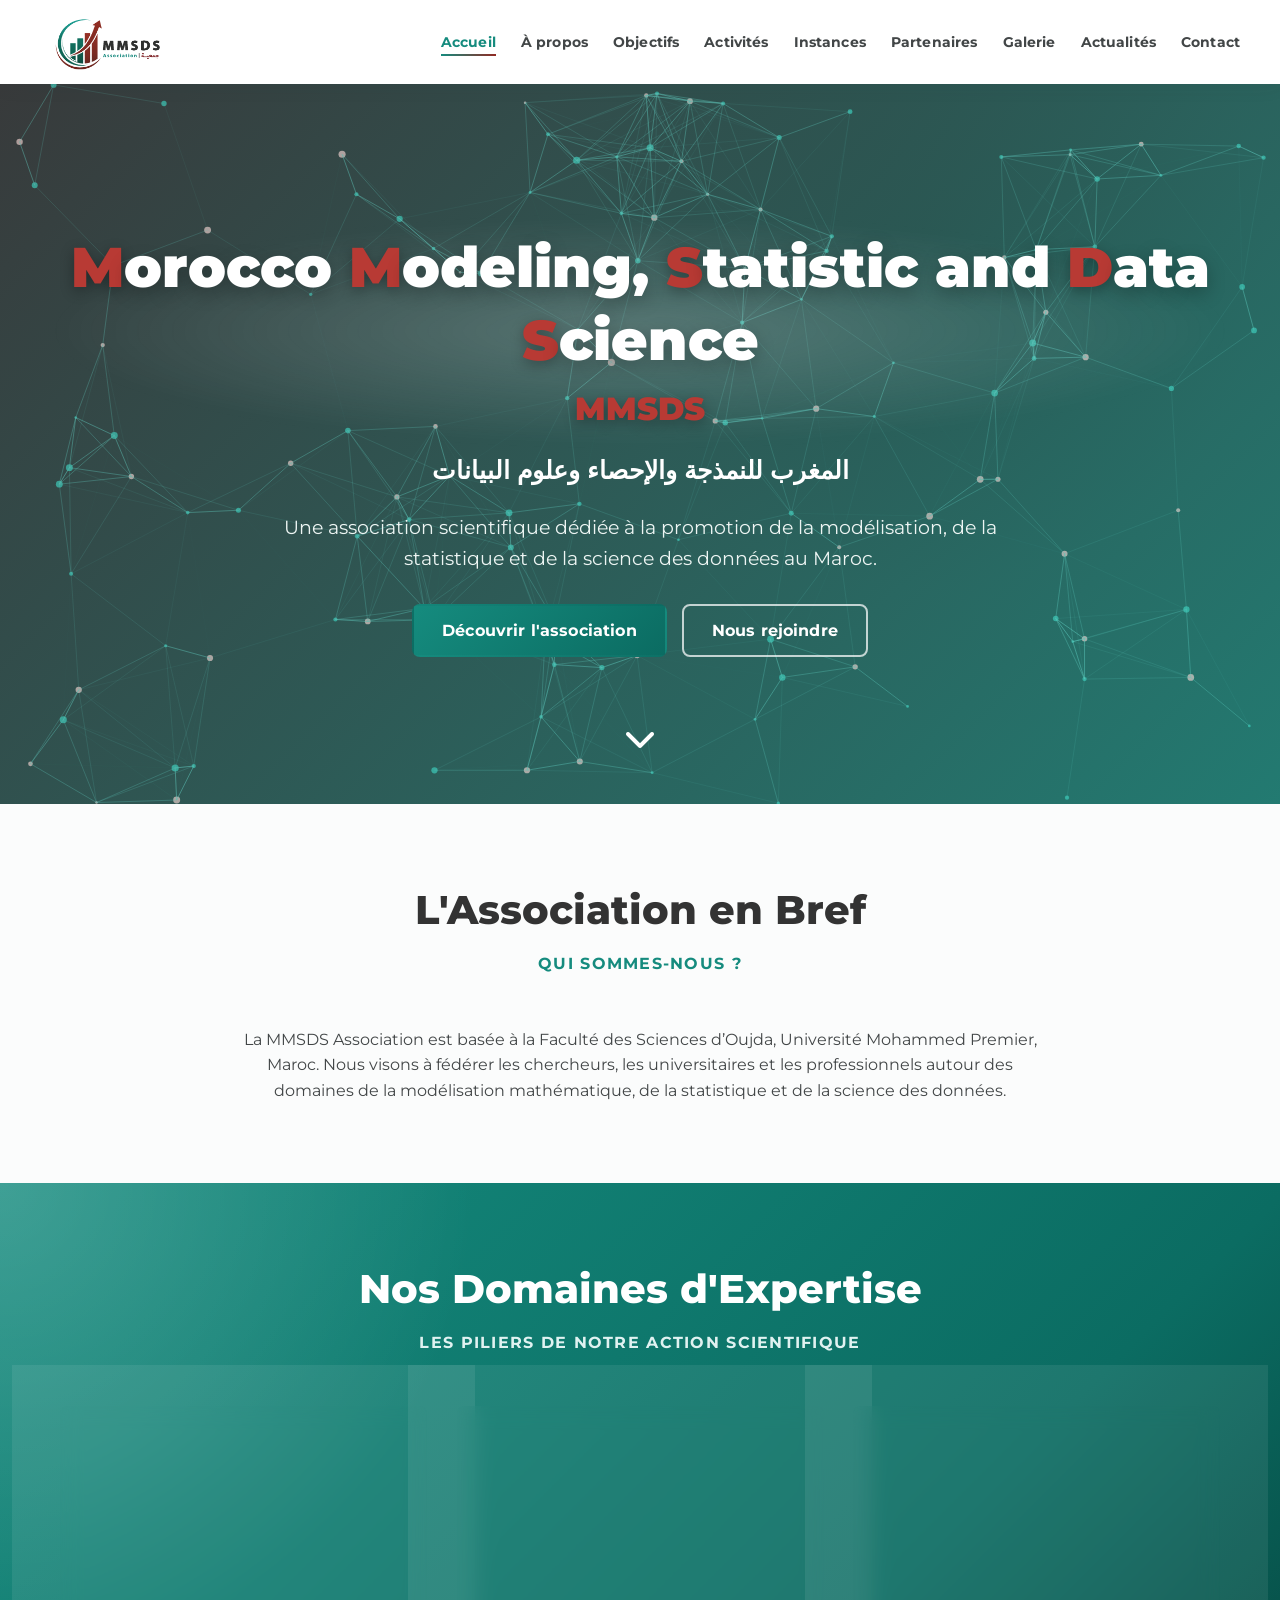
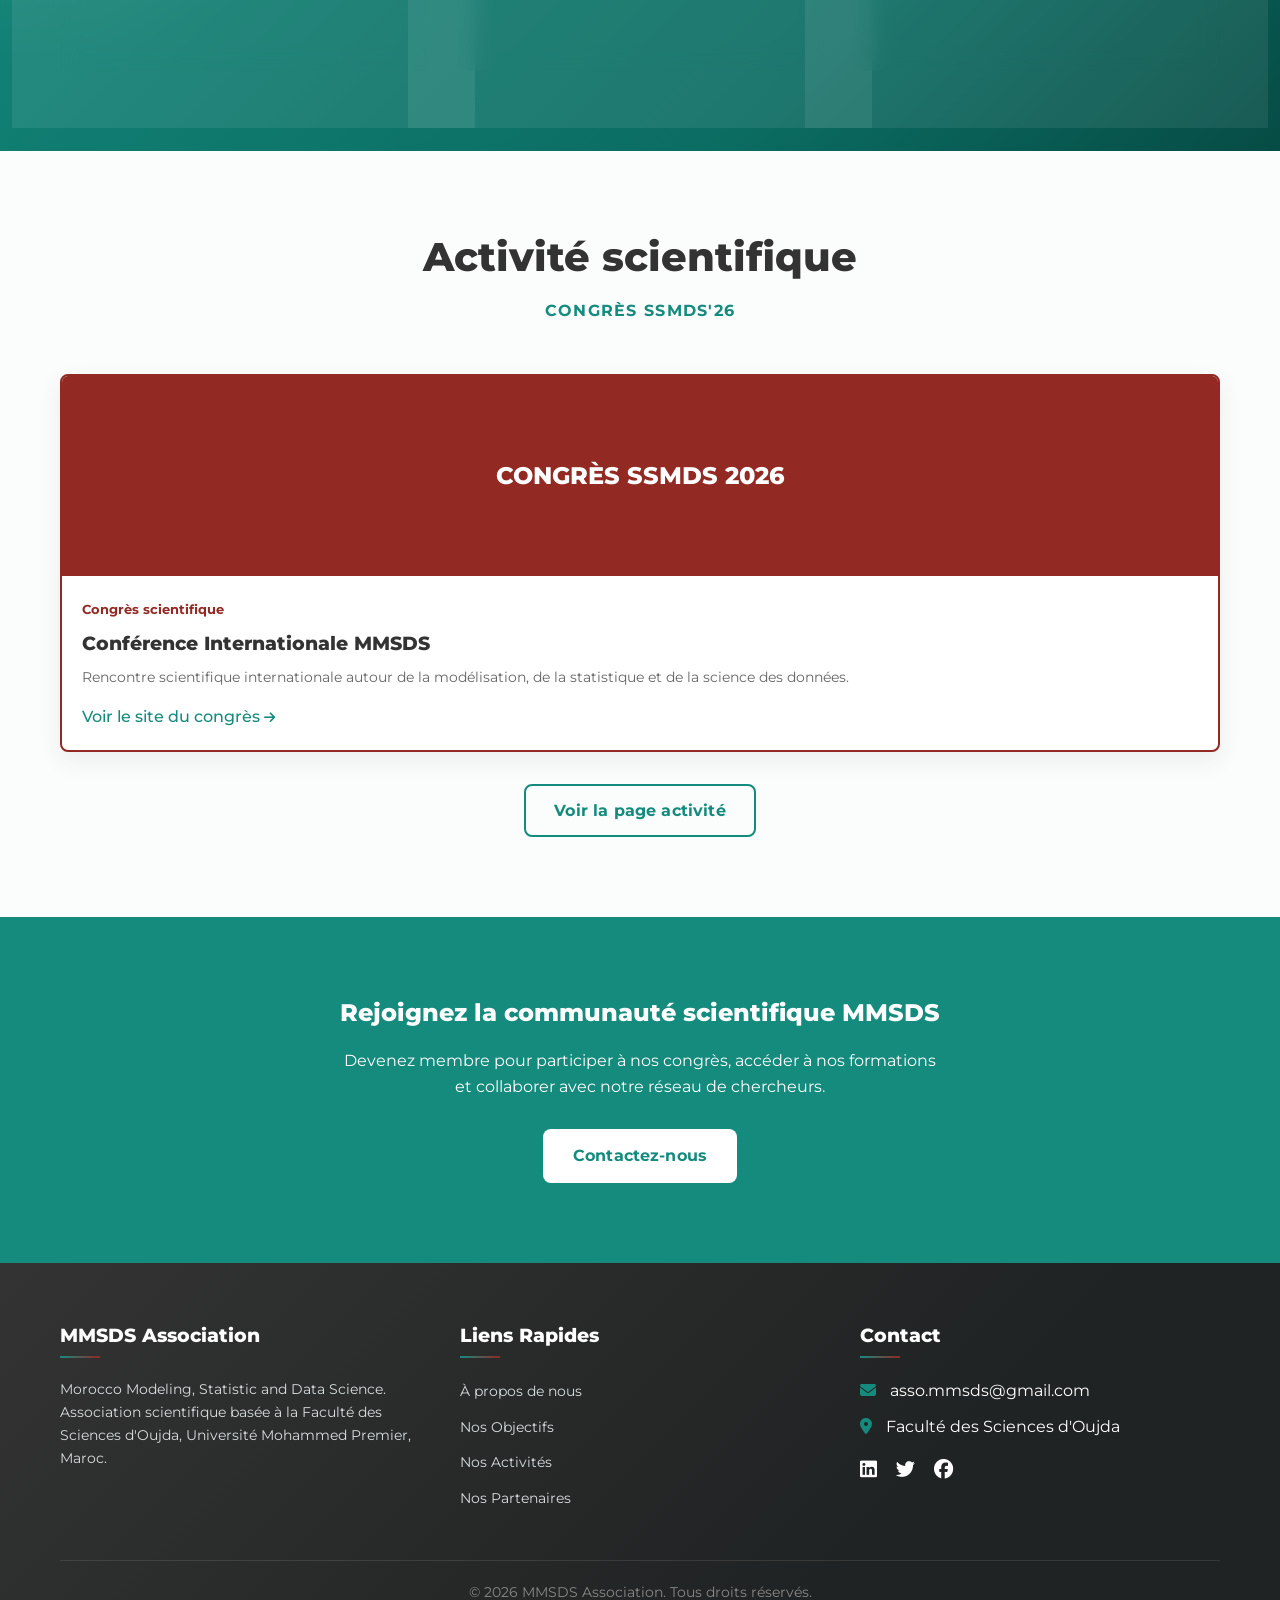
<file: index.html>
<!DOCTYPE html>
<html lang="fr">
<head>
    <meta charset="UTF-8">
    <meta name="viewport" content="width=device-width, initial-scale=1.0">
    <title>MMSDS Association - Accueil</title>
    <meta name="description" content="Morocco Modeling, Statistic and Data Science Association">
    <link rel="stylesheet" href="css/style.css?v=20260521">
    <!-- FontAwesome for Icons -->
    <link rel="stylesheet" href="https://cdnjs.cloudflare.com/ajax/libs/font-awesome/6.4.0/css/all.min.css">
</head>
<body>

    <!-- Header / Navigation -->
    <header class="header">
        <div class="container navbar">
            <div class="logo">
                <a href="index.html">
                    <img src="img/MSDDS.png" alt="MMSDS Logo" style="height: 60px;">
                </a>
            </div>
            
            <nav>
                <ul class="nav-menu">
                    <li class="nav-item"><a href="index.html" class="nav-link active">Accueil</a></li>
                    <li class="nav-item"><a href="about.html" class="nav-link">À propos</a></li>
                    <li class="nav-item"><a href="objectives.html" class="nav-link">Objectifs</a></li>
                    <li class="nav-item"><a href="activities.html" class="nav-link">Activités</a></li>
                    <li class="nav-item"><a href="instances.html" class="nav-link">Instances</a></li>
                    <li class="nav-item"><a href="partners.html" class="nav-link">Partenaires</a></li>
                    <li class="nav-item"><a href="gallery.html" class="nav-link">Galerie</a></li>
                    <li class="nav-item"><a href="news.html" class="nav-link">Actualités</a></li>
                    <li class="nav-item"><a href="contact.html" class="nav-link">Contact</a></li>
                </ul>
            </nav>

            <div class="hamburger">
                <i class="fas fa-bars"></i>
            </div>
        </div>
    </header>

    <!-- Hero Section -->
    <section class="hero">
        <canvas id="heroCanvas"></canvas>
        <div class="container">
            <h1 class="hero-title">
                <span class="brand-initial">M</span>orocco
                <span class="brand-initial">M</span>odeling,
                <span class="brand-initial">S</span>tatistic and
                <span class="brand-initial">D</span>ata
                <span class="brand-initial">S</span>cience
                <span class="hero-acronym">MMSDS</span>
            </h1>
            <p class="hero-arabic">المغرب للنمذجة والإحصاء وعلوم البيانات</p>
            <p>Une association scientifique dédiée à la promotion de la modélisation, de la statistique et de la science des données au Maroc.</p>
            <div class="hero-btns">
                <a href="about.html" class="btn btn-primary">Découvrir l'association</a>
                <a href="contact.html" class="btn btn-secondary">Nous rejoindre</a>
            </div>
        </div>
        <a href="#about" class="hero-scroll-arrow"><i class="fas fa-chevron-down"></i></a>
    </section>

    <!-- L'association en bref -->
    <section class="section" id="about">
        <div class="container">
            <h2 class="section-title">L'Association en Bref</h2>
            <p class="section-subtitle">Qui sommes-nous ?</p>
            <div style="text-align: center; max-width: 800px; margin: 0 auto;">
                <p>La MMSDS Association est basée à la Faculté des Sciences d’Oujda, Université Mohammed Premier, Maroc. Nous visons à fédérer les chercheurs, les universitaires et les professionnels autour des domaines de la modélisation mathématique, de la statistique et de la science des données.</p>
            </div>
        </div>
    </section>

    <!-- Nos domaines -->
    <section class="section section-bg">
        <div class="container">
            <h2 class="section-title">Nos Domaines d'Expertise</h2>
            <p class="section-subtitle">Les piliers de notre action scientifique</p>
            <div class="card-grid">
                <div class="card">
                    <i class="fas fa-project-diagram card-icon"></i>
                    <h3 class="card-title">Modélisation</h3>
                    <p>Développement de modèles mathématiques et informatiques pour simuler et comprendre des phénomènes complexes.</p>
                </div>
                <div class="card">
                    <i class="fas fa-chart-pie card-icon"></i>
                    <h3 class="card-title">Statistiques</h3>
                    <p>Analyse de données, probabilités et méthodes statistiques appliquées à divers domaines de recherche.</p>
                </div>
                <div class="card">
                    <i class="fas fa-database card-icon"></i>
                    <h3 class="card-title">Science des Données</h3>
                    <p>Extraction de connaissances, intelligence artificielle et big data pour des prises de décision éclairées.</p>
                </div>
            </div>
        </div>
    </section>

    <!-- Nos dernières activités -->
    <section class="section">
        <div class="container">
            <h2 class="section-title">Activité scientifique</h2>
            <p class="section-subtitle">Congrès SSMDS'26</p>
            <div class="card-grid">
                <div class="card" style="padding: 0; overflow: hidden; text-align: left; border: 2px solid var(--secondary-color);">
                    <div style="height: 200px; background-color: var(--secondary-color); color: white; display: flex; align-items: center; justify-content: center;">
                        <h2 style="color: white;">CONGRÈS SSMDS 2026</h2>
                    </div>
                    <div style="padding: 20px;">
                        <span style="color: var(--secondary-color); font-size: 0.8rem; font-weight: bold;">Congrès scientifique</span>
                        <h3 style="margin: 10px 0;">Conférence Internationale MMSDS</h3>
                        <p style="font-size: 0.9rem; color: #666; margin-bottom: 15px;">Rencontre scientifique internationale autour de la modélisation, de la statistique et de la science des données.</p>
                        <a href="https://ssmds26.ump.ma/" target="_blank" rel="noopener noreferrer" style="font-weight: 500;">Voir le site du congrès <i class="fas fa-arrow-right" style="font-size: 0.8em;"></i></a>
                    </div>
                </div>
            </div>
            <div class="text-center mt-4">
                <a href="activities.html" class="btn btn-secondary">Voir la page activité</a>
            </div>
        </div>
    </section>

    <!-- Appel à l'action -->
    <section class="section" style="background-color: var(--primary-color); color: var(--white); text-align: center;">
        <div class="container">
            <h2 style="color: var(--white); margin-bottom: 20px;">Rejoignez la communauté scientifique MMSDS</h2>
            <p style="margin-bottom: 30px; max-width: 600px; margin-left: auto; margin-right: auto;">Devenez membre pour participer à nos congrès, accéder à nos formations et collaborer avec notre réseau de chercheurs.</p>
            <a href="contact.html" class="btn" style="background-color: var(--white); color: var(--primary-color);">Contactez-nous</a>
        </div>
    </section>

    <!-- Footer -->
    <footer class="footer">
        <div class="container">
            <div class="footer-top">
                <div class="footer-widget">
                    <h4>MMSDS Association</h4>
                    <p>Morocco Modeling, Statistic and Data Science. Association scientifique basée à la Faculté des Sciences d'Oujda, Université Mohammed Premier, Maroc.</p>
                </div>
                <div class="footer-widget">
                    <h4>Liens Rapides</h4>
                    <ul class="footer-links">
                        <li><a href="about.html">À propos de nous</a></li>
                        <li><a href="objectives.html">Nos Objectifs</a></li>
                        <li><a href="activities.html">Nos Activités</a></li>
                        <li><a href="partners.html">Nos Partenaires</a></li>
                    </ul>
                </div>
                <div class="footer-widget">
                    <h4>Contact</h4>
                    <ul class="footer-links">
                        <li><i class="fas fa-envelope" style="margin-right: 10px; color: var(--primary-color);"></i> asso.mmsds@gmail.com</li>
                        <li><i class="fas fa-map-marker-alt" style="margin-right: 10px; color: var(--primary-color);"></i> Faculté des Sciences d'Oujda</li>
                    </ul>
                    <div style="margin-top: 15px;">
                        <a href="#" style="color: var(--white); margin-right: 15px; font-size: 1.2rem;"><i class="fab fa-linkedin"></i></a>
                        <a href="#" style="color: var(--white); margin-right: 15px; font-size: 1.2rem;"><i class="fab fa-twitter"></i></a>
                        <a href="#" style="color: var(--white); font-size: 1.2rem;"><i class="fab fa-facebook"></i></a>
                    </div>
                </div>
            </div>
            <div class="footer-bottom">
                <p>&copy; 2026 MMSDS Association. Tous droits réservés.</p>
            </div>
        </div>
    </footer>

    <script src="js/main.js"></script>
</body>
</html>
</file>
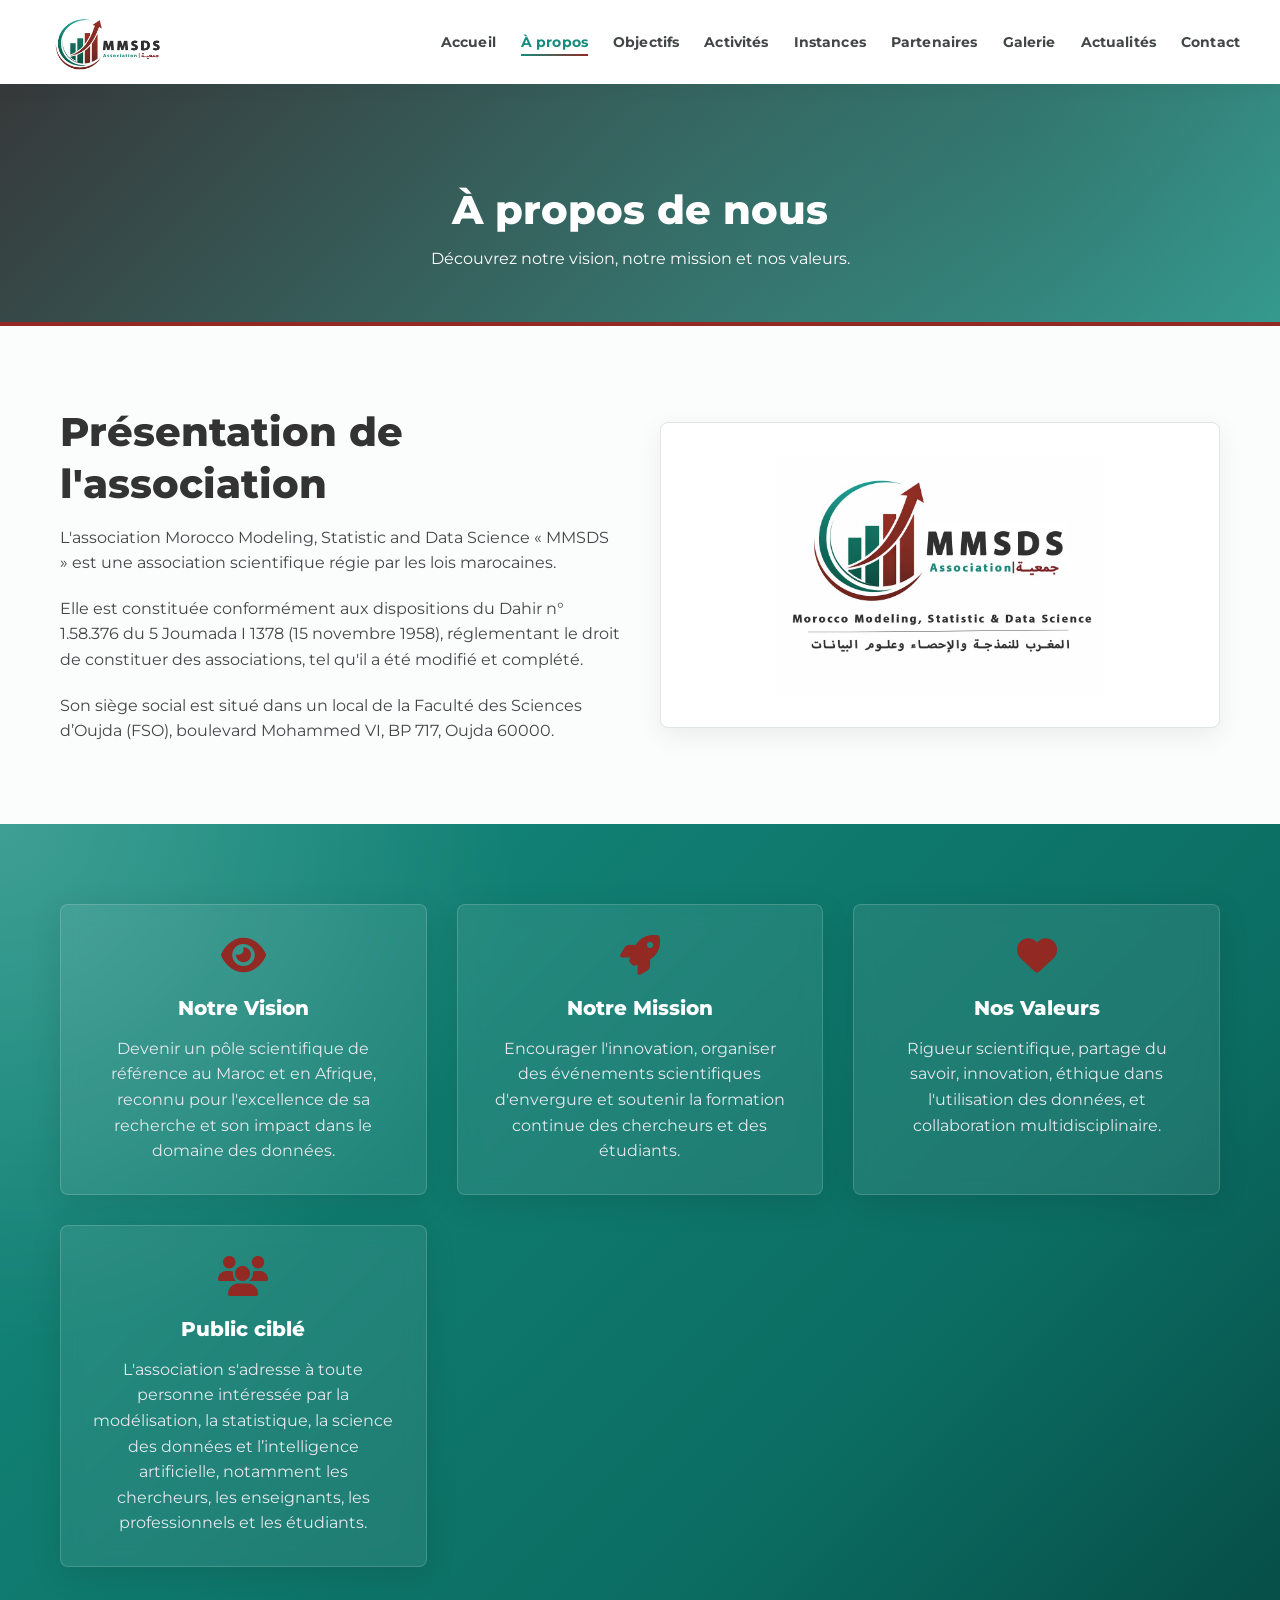
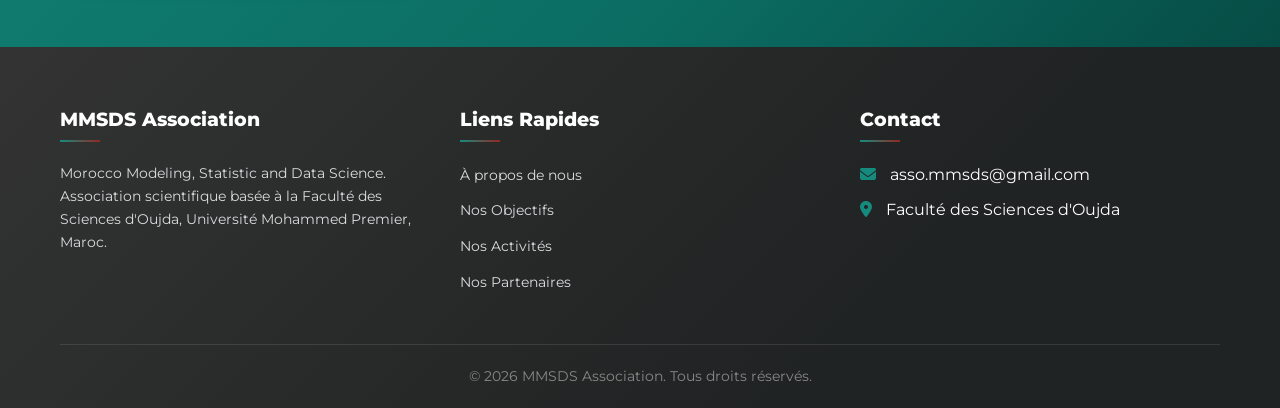
<file: about.html>
<!DOCTYPE html>
<html lang="fr">
<head>
    <meta charset="UTF-8">
    <meta name="viewport" content="width=device-width, initial-scale=1.0">
    <title>À propos - MMSDS Association</title>
    <link rel="stylesheet" href="css/style.css">
    <link rel="stylesheet" href="https://cdnjs.cloudflare.com/ajax/libs/font-awesome/6.4.0/css/all.min.css">
</head>
<body>

    <!-- Header (Same as index.html) -->
    <header class="header">
        <div class="container navbar">
            <div class="logo">
                <a href="index.html">
                    <img src="img/MSDDS.png" alt="MMSDS Logo" style="height: 60px;">
                </a>
            </div>
            <nav>
                <ul class="nav-menu">
                    <li class="nav-item"><a href="index.html" class="nav-link">Accueil</a></li>
                    <li class="nav-item"><a href="about.html" class="nav-link active">À propos</a></li>
                    <li class="nav-item"><a href="objectives.html" class="nav-link">Objectifs</a></li>
                    <li class="nav-item"><a href="activities.html" class="nav-link">Activités</a></li>
                    <li class="nav-item"><a href="instances.html" class="nav-link">Instances</a></li>
                    <li class="nav-item"><a href="partners.html" class="nav-link">Partenaires</a></li>
                    <li class="nav-item"><a href="gallery.html" class="nav-link">Galerie</a></li>
                    <li class="nav-item"><a href="news.html" class="nav-link">Actualités</a></li>
                    <li class="nav-item"><a href="contact.html" class="nav-link">Contact</a></li>
                </ul>
            </nav>
            <div class="hamburger"><i class="fas fa-bars"></i></div>
        </div>
    </header>

    <div class="page-header">
        <div class="container">
            <h1>À propos de nous</h1>
            <p>Découvrez notre vision, notre mission et nos valeurs.</p>
        </div>
    </div>

    <!-- À propos Section -->
    <section class="section">
        <div class="container">
            <div style="display: grid; grid-template-columns: 1fr 1fr; gap: 40px; align-items: center;">
                <div>
                    <h2 class="section-title" style="text-align: left;">Présentation de l'association</h2>
                    <p style="margin-bottom: 20px;">L'association Morocco Modeling, Statistic and Data Science « MMSDS » est une association scientifique régie par les lois marocaines.</p>
                    <p style="margin-bottom: 20px;">Elle est constituée conformément aux dispositions du Dahir n° 1.58.376 du 5 Joumada I 1378 (15 novembre 1958), réglementant le droit de constituer des associations, tel qu'il a été modifié et complété.</p>
                    <p>Son siège social est situé dans un local de la Faculté des Sciences d’Oujda (FSO), boulevard Mohammed VI, BP 717, Oujda 60000.</p>
                </div>
                <div>
                    <div style="background: var(--white); min-height: 300px; border-radius: var(--border-radius); display: flex; align-items: center; justify-content: center; border: 1px solid var(--border-color); box-shadow: var(--box-shadow); padding: 32px;">
                        <img src="img/MSDDS.jpeg" alt="Logo de l'association MMSDS" style="max-height: 240px; width: auto;">
                    </div>
                </div>
            </div>
        </div>
    </section>

    <!-- Vision, Mission, Valeurs, Public ciblé -->
    <section class="section section-bg">
        <div class="container">
            <div class="card-grid">
                <div class="card">
                    <i class="fas fa-eye card-icon" style="color: var(--secondary-color);"></i>
                    <h3 class="card-title">Notre Vision</h3>
                    <p>Devenir un pôle scientifique de référence au Maroc et en Afrique, reconnu pour l'excellence de sa recherche et son impact dans le domaine des données.</p>
                </div>
                <div class="card">
                    <i class="fas fa-rocket card-icon" style="color: var(--secondary-color);"></i>
                    <h3 class="card-title">Notre Mission</h3>
                    <p>Encourager l'innovation, organiser des événements scientifiques d'envergure et soutenir la formation continue des chercheurs et des étudiants.</p>
                </div>
                <div class="card">
                    <i class="fas fa-heart card-icon" style="color: var(--secondary-color);"></i>
                    <h3 class="card-title">Nos Valeurs</h3>
                    <p>Rigueur scientifique, partage du savoir, innovation, éthique dans l'utilisation des données, et collaboration multidisciplinaire.</p>
                </div>
                <div class="card">
                    <i class="fas fa-users card-icon" style="color: var(--secondary-color);"></i>
                    <h3 class="card-title">Public ciblé</h3>
                    <p>L'association s'adresse à toute personne intéressée par la modélisation, la statistique, la science des données et l’intelligence artificielle, notamment les chercheurs, les enseignants, les professionnels et les étudiants.</p>
                </div>
            </div>
        </div>
    </section>

    <!-- Footer (Same as index.html) -->
    <footer class="footer">
        <div class="container">
            <div class="footer-top">
                <div class="footer-widget">
                    <h4>MMSDS Association</h4>
                    <p>Morocco Modeling, Statistic and Data Science. Association scientifique basée à la Faculté des Sciences d'Oujda, Université Mohammed Premier, Maroc.</p>
                </div>
                <div class="footer-widget">
                    <h4>Liens Rapides</h4>
                    <ul class="footer-links">
                        <li><a href="about.html">À propos de nous</a></li>
                        <li><a href="objectives.html">Nos Objectifs</a></li>
                        <li><a href="activities.html">Nos Activités</a></li>
                        <li><a href="partners.html">Nos Partenaires</a></li>
                    </ul>
                </div>
                <div class="footer-widget">
                    <h4>Contact</h4>
                    <ul class="footer-links">
                        <li><i class="fas fa-envelope" style="margin-right: 10px; color: var(--primary-color);"></i> asso.mmsds@gmail.com</li>
                        <li><i class="fas fa-map-marker-alt" style="margin-right: 10px; color: var(--primary-color);"></i> Faculté des Sciences d'Oujda</li>
                    </ul>
                </div>
            </div>
            <div class="footer-bottom">
                <p>&copy; 2026 MMSDS Association. Tous droits réservés.</p>
            </div>
        </div>
    </footer>
    <script src="js/main.js"></script>
</body>
</html>
</file>
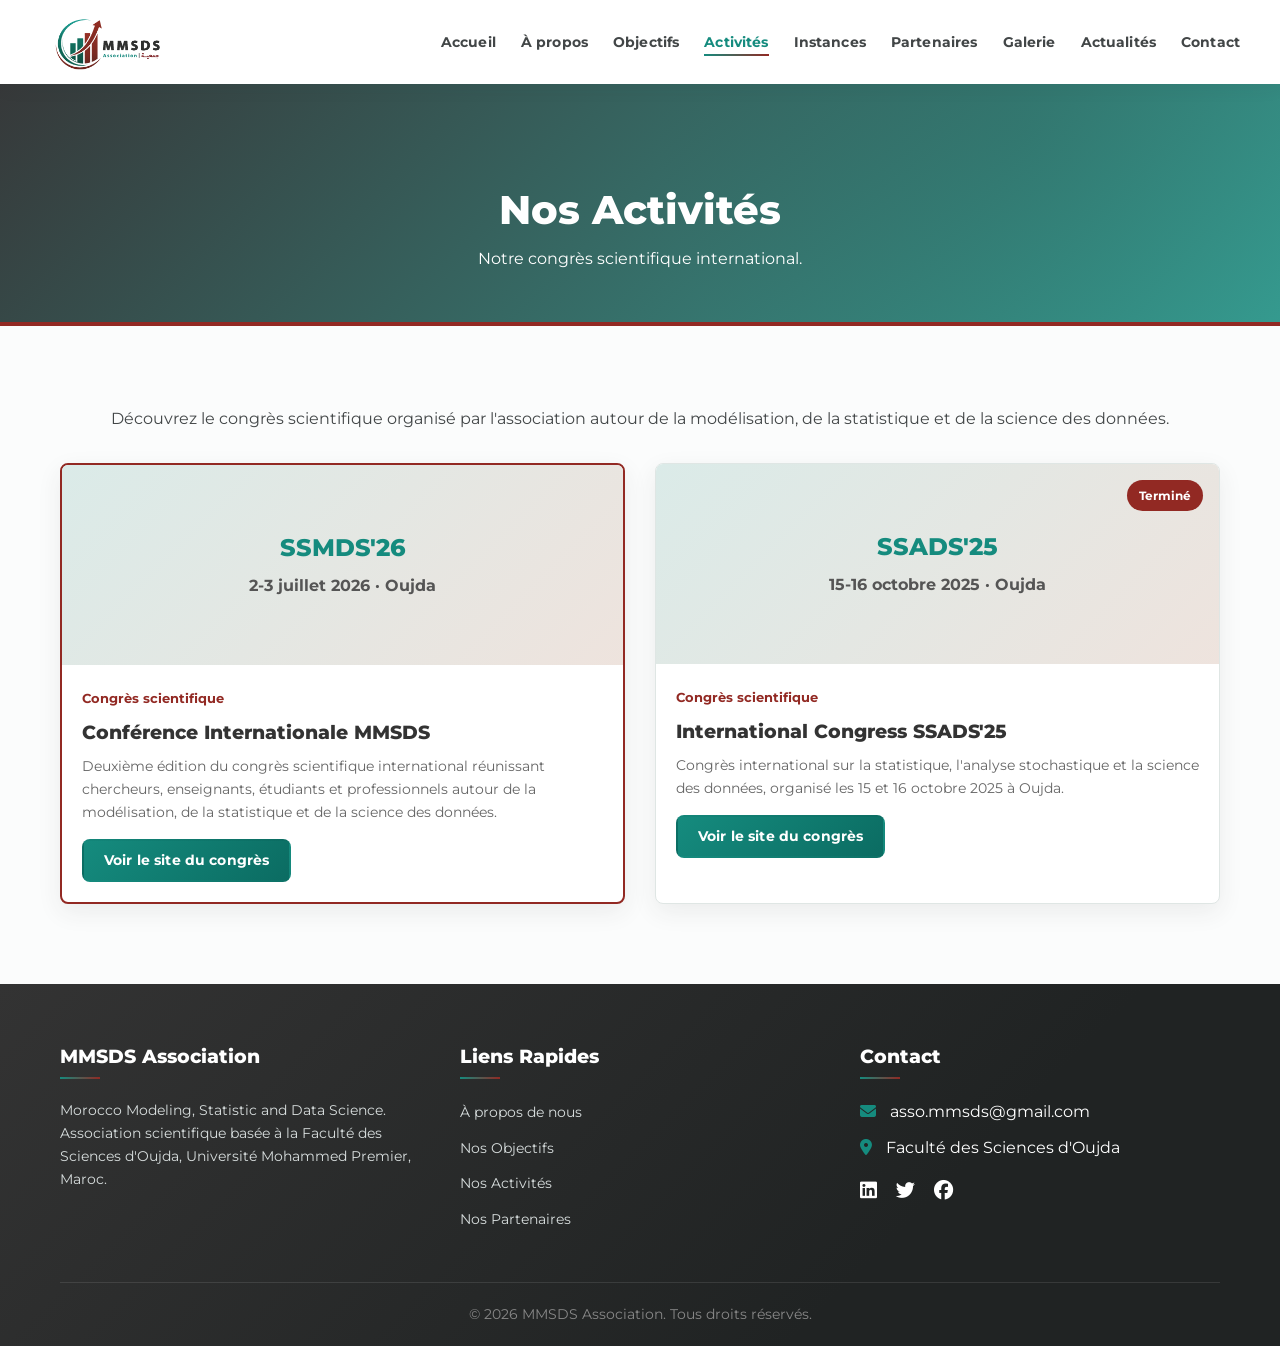
<file: activities.html>
<!DOCTYPE html>
<html lang="fr">
<head>
    <meta charset="UTF-8">
    <meta name="viewport" content="width=device-width, initial-scale=1.0">
    <title>Activités - MMSDS Association</title>
    <link rel="stylesheet" href="css/style.css">
    <link rel="stylesheet" href="https://cdnjs.cloudflare.com/ajax/libs/font-awesome/6.4.0/css/all.min.css">
</head>
<body>

    <!-- Header -->
    <header class="header">
        <div class="container navbar">
            <div class="logo">
                <a href="index.html">
                    <img src="img/MSDDS.png" alt="MMSDS Logo" style="height: 60px;">
                </a>
            </div>
            <nav>
                <ul class="nav-menu">
                    <li class="nav-item"><a href="index.html" class="nav-link">Accueil</a></li>
                    <li class="nav-item"><a href="about.html" class="nav-link">À propos</a></li>
                    <li class="nav-item"><a href="objectives.html" class="nav-link">Objectifs</a></li>
                    <li class="nav-item"><a href="activities.html" class="nav-link active">Activités</a></li>
                    <li class="nav-item"><a href="instances.html" class="nav-link">Instances</a></li>
                    <li class="nav-item"><a href="partners.html" class="nav-link">Partenaires</a></li>
                    <li class="nav-item"><a href="gallery.html" class="nav-link">Galerie</a></li>
                    <li class="nav-item"><a href="news.html" class="nav-link">Actualités</a></li>
                    <li class="nav-item"><a href="contact.html" class="nav-link">Contact</a></li>
                </ul>
            </nav>
            <div class="hamburger"><i class="fas fa-bars"></i></div>
        </div>
    </header>

    <div class="page-header">
        <div class="container">
            <h1>Nos Activités</h1>
            <p>Notre congrès scientifique international.</p>
        </div>
    </div>

    <section class="section">
        <div class="container">
            <div class="text-center mb-4">
                <p>Découvrez le congrès scientifique organisé par l'association autour de la modélisation, de la statistique et de la science des données.</p>
            </div>

            <!-- Congrès -->
            <div class="card-grid">
                
                <div class="card" style="padding: 0; overflow: hidden; text-align: left; border: 2px solid var(--secondary-color);">
                    <div style="height: 200px; background: linear-gradient(135deg, rgba(21, 139, 126, 0.12), rgba(181, 77, 36, 0.12)), var(--light-gray); color: var(--dark-color); display: flex; flex-direction: column; align-items: center; justify-content: center; text-align: center; padding: 24px;">
                        <h2 style="color: var(--primary-color); margin-bottom: 10px;">SSMDS'26</h2>
                        <p style="margin: 0; font-weight: 700; color: #555;">2-3 juillet 2026 · Oujda</p>
                    </div>
                    <div style="padding: 20px;">
                        <span style="color: var(--secondary-color); font-size: 0.8rem; font-weight: bold;">Congrès scientifique</span>
                        <h3 style="margin: 10px 0;">Conférence Internationale MMSDS</h3>
                        <p style="font-size: 0.9rem; color: #666; margin-bottom: 15px;">Deuxième édition du congrès scientifique international réunissant chercheurs, enseignants, étudiants et professionnels autour de la modélisation, de la statistique et de la science des données.</p>
                        <a href="https://ssmds26.ump.ma/" target="_blank" rel="noopener noreferrer" class="btn btn-primary" style="padding: 8px 20px; font-size: 0.9em;">Voir le site du congrès</a>
                    </div>
                </div>

                <div class="card" style="padding: 0; overflow: hidden; text-align: left; position: relative;">
                    <span style="position: absolute; top: 16px; right: 16px; z-index: 1; background: var(--secondary-color); color: var(--white); font-size: 0.75rem; font-weight: 700; padding: 6px 12px; border-radius: 999px;">Terminé</span>
                    <div style="height: 200px; background: linear-gradient(135deg, rgba(21, 139, 126, 0.12), rgba(181, 77, 36, 0.12)), var(--light-gray); color: var(--dark-color); display: flex; flex-direction: column; align-items: center; justify-content: center; text-align: center; padding: 24px;">
                        <h2 style="color: var(--primary-color); margin-bottom: 10px;">SSADS'25</h2>
                        <p style="margin: 0; font-weight: 700; color: #555;">15-16 octobre 2025 · Oujda</p>
                    </div>
                    <div style="padding: 20px;">
                        <span style="color: var(--secondary-color); font-size: 0.8rem; font-weight: bold;">Congrès scientifique</span>
                        <h3 style="margin: 10px 0;">International Congress SSADS'25</h3>
                        <p style="font-size: 0.9rem; color: #666; margin-bottom: 15px;">Congrès international sur la statistique, l'analyse stochastique et la science des données, organisé les 15 et 16 octobre 2025 à Oujda.</p>
                        <a href="https://ssads25.ump.ma/" target="_blank" rel="noopener noreferrer" class="btn btn-primary" style="padding: 8px 20px; font-size: 0.9em;">Voir le site du congrès</a>
                    </div>
                </div>

            </div>
        </div>
    </section>

    <!-- Footer -->
    <footer class="footer">
        <div class="container">
            <div class="footer-top">
                <div class="footer-widget">
                    <h4>MMSDS Association</h4>
                    <p>Morocco Modeling, Statistic and Data Science. Association scientifique basée à la Faculté des Sciences d'Oujda, Université Mohammed Premier, Maroc.</p>
                </div>
                <div class="footer-widget">
                    <h4>Liens Rapides</h4>
                    <ul class="footer-links">
                        <li><a href="about.html">À propos de nous</a></li>
                        <li><a href="objectives.html">Nos Objectifs</a></li>
                        <li><a href="activities.html">Nos Activités</a></li>
                        <li><a href="partners.html">Nos Partenaires</a></li>
                    </ul>
                </div>
                <div class="footer-widget">
                    <h4>Contact</h4>
                    <ul class="footer-links">
                        <li><i class="fas fa-envelope" style="margin-right: 10px; color: var(--primary-color);"></i> asso.mmsds@gmail.com</li>
                        <li><i class="fas fa-map-marker-alt" style="margin-right: 10px; color: var(--primary-color);"></i> Faculté des Sciences d'Oujda</li>
                    </ul>
                    <div style="margin-top: 15px;">
                        <a href="#" style="color: var(--white); margin-right: 15px; font-size: 1.2rem;"><i class="fab fa-linkedin"></i></a>
                        <a href="#" style="color: var(--white); margin-right: 15px; font-size: 1.2rem;"><i class="fab fa-twitter"></i></a>
                        <a href="#" style="color: var(--white); font-size: 1.2rem;"><i class="fab fa-facebook"></i></a>
                    </div>
                </div>
            </div>
            <div class="footer-bottom">
                <p>&copy; 2026 MMSDS Association. Tous droits réservés.</p>
            </div>
        </div>
    </footer>    <script src="js/main.js"></script>
</body>
</html>
</file>
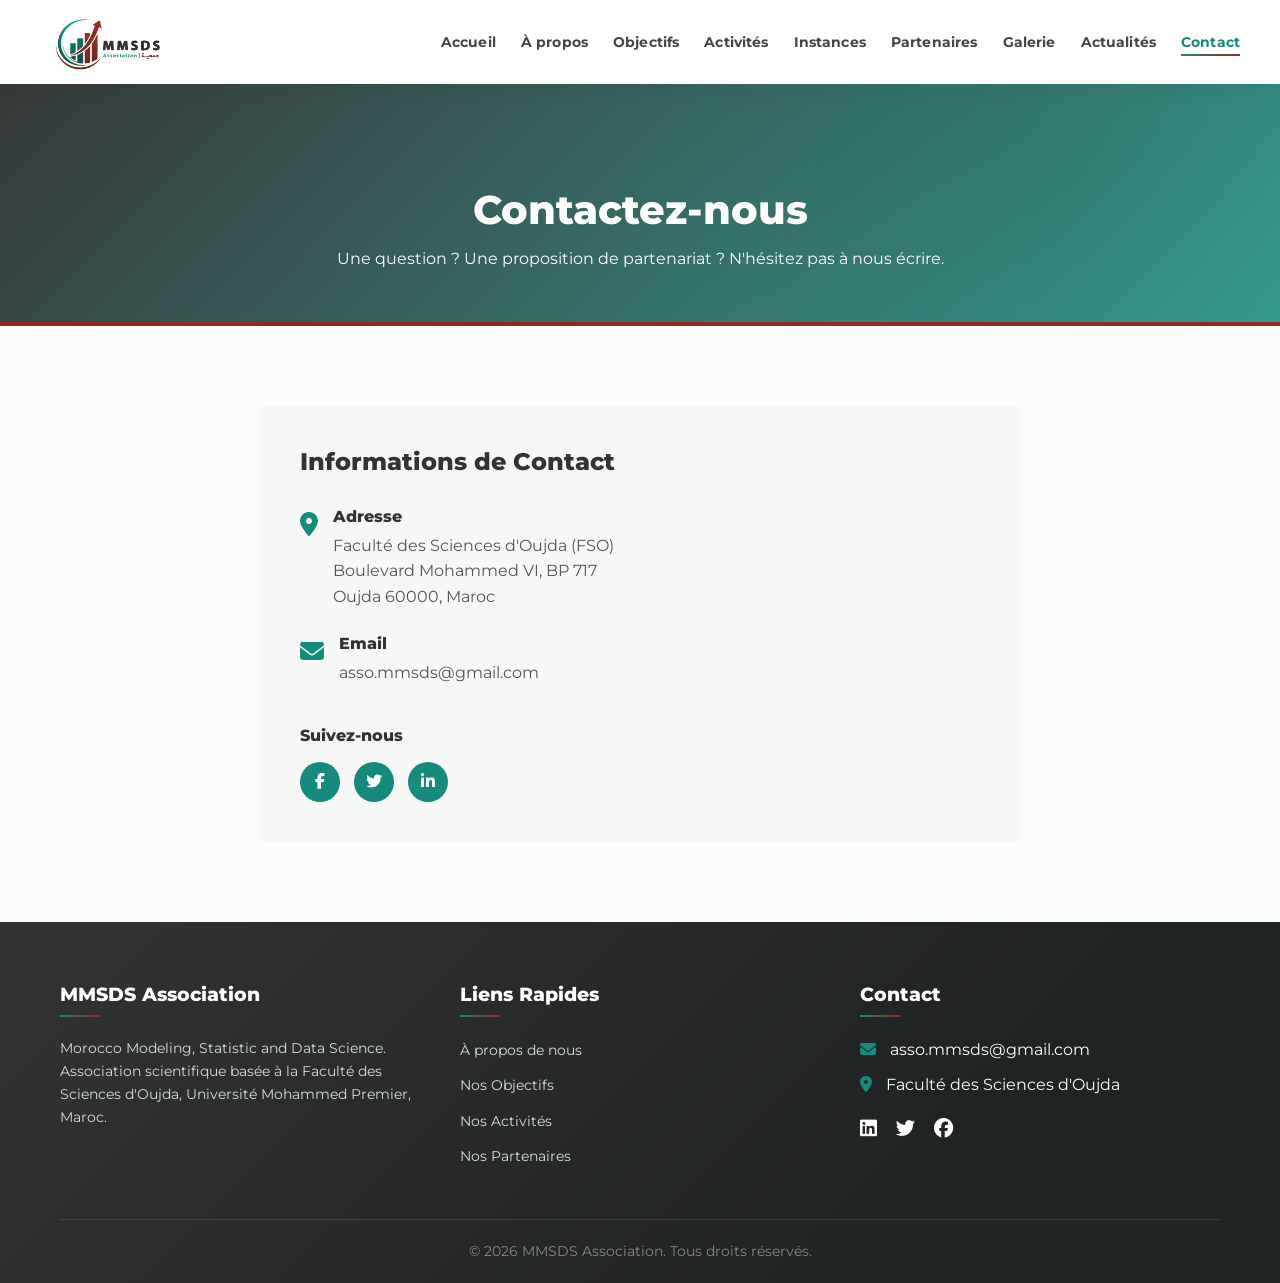
<file: contact.html>
<!DOCTYPE html>
<html lang="fr">
<head>
    <meta charset="UTF-8">
    <meta name="viewport" content="width=device-width, initial-scale=1.0">
    <title>Contact - MMSDS Association</title>
    <link rel="stylesheet" href="css/style.css">
    <link rel="stylesheet" href="https://cdnjs.cloudflare.com/ajax/libs/font-awesome/6.4.0/css/all.min.css">
    <style>
        .contact-container {
            max-width: 760px;
            margin: 0 auto;
        }
        .contact-info {
            background: var(--light-gray);
            padding: 40px;
            border-radius: var(--border-radius);
        }
        .contact-info-item {
            display: flex;
            align-items: flex-start;
            margin-bottom: 25px;
        }
        .contact-info-item i {
            font-size: 1.5rem;
            color: var(--primary-color);
            margin-right: 15px;
            margin-top: 5px;
        }
        .contact-info-item h4 {
            margin-bottom: 5px;
            color: var(--dark-color);
        }
        .contact-info-item p {
            color: #555;
        }
    </style>
</head>
<body>

    <!-- Header -->
    <header class="header">
        <div class="container navbar">
            <div class="logo">
                <a href="index.html">
                    <img src="img/MSDDS.png" alt="MMSDS Logo" style="height: 60px;">
                </a>
            </div>
            <nav>
                <ul class="nav-menu">
                    <li class="nav-item"><a href="index.html" class="nav-link">Accueil</a></li>
                    <li class="nav-item"><a href="about.html" class="nav-link">À propos</a></li>
                    <li class="nav-item"><a href="objectives.html" class="nav-link">Objectifs</a></li>
                    <li class="nav-item"><a href="activities.html" class="nav-link">Activités</a></li>
                    <li class="nav-item"><a href="instances.html" class="nav-link">Instances</a></li>
                    <li class="nav-item"><a href="partners.html" class="nav-link">Partenaires</a></li>
                    <li class="nav-item"><a href="gallery.html" class="nav-link">Galerie</a></li>
                    <li class="nav-item"><a href="news.html" class="nav-link">Actualités</a></li>
                    <li class="nav-item"><a href="contact.html" class="nav-link active">Contact</a></li>
                </ul>
            </nav>
            <div class="hamburger"><i class="fas fa-bars"></i></div>
        </div>
    </header>

    <div class="page-header">
        <div class="container">
            <h1>Contactez-nous</h1>
            <p>Une question ? Une proposition de partenariat ? N'hésitez pas à nous écrire.</p>
        </div>
    </div>

    <section class="section">
        <div class="container">
            <div class="contact-container">
                
                <!-- Contact Info -->
                <div class="contact-info">
                    <h3 style="margin-bottom: 30px; color: var(--dark-color); font-size: 1.5rem;">Informations de Contact</h3>
                    
                    <div class="contact-info-item">
                        <i class="fas fa-map-marker-alt"></i>
                        <div>
                            <h4>Adresse</h4>
                            <p>Faculté des Sciences d'Oujda (FSO)<br>Boulevard Mohammed VI, BP 717<br>Oujda 60000, Maroc</p>
                        </div>
                    </div>
                    
                    <div class="contact-info-item">
                        <i class="fas fa-envelope"></i>
                        <div>
                            <h4>Email</h4>
                            <p>asso.mmsds@gmail.com</p>
                        </div>
                    </div>
                    
                    <div style="margin-top: 40px;">
                        <h4 style="margin-bottom: 15px; color: var(--dark-color);">Suivez-nous</h4>
                        <a href="#" style="display: inline-block; width: 40px; height: 40px; background: var(--primary-color); color: white; text-align: center; line-height: 40px; border-radius: 50%; margin-right: 10px; transition: var(--transition);"><i class="fab fa-facebook-f"></i></a>
                        <a href="#" style="display: inline-block; width: 40px; height: 40px; background: var(--primary-color); color: white; text-align: center; line-height: 40px; border-radius: 50%; margin-right: 10px; transition: var(--transition);"><i class="fab fa-twitter"></i></a>
                        <a href="#" style="display: inline-block; width: 40px; height: 40px; background: var(--primary-color); color: white; text-align: center; line-height: 40px; border-radius: 50%; transition: var(--transition);"><i class="fab fa-linkedin-in"></i></a>
                    </div>
                </div>

            </div>
        </div>
    </section>

    <!-- Footer -->
    <footer class="footer">
        <div class="container">
            <div class="footer-top">
                <div class="footer-widget">
                    <h4>MMSDS Association</h4>
                    <p>Morocco Modeling, Statistic and Data Science. Association scientifique basée à la Faculté des Sciences d'Oujda, Université Mohammed Premier, Maroc.</p>
                </div>
                <div class="footer-widget">
                    <h4>Liens Rapides</h4>
                    <ul class="footer-links">
                        <li><a href="about.html">À propos de nous</a></li>
                        <li><a href="objectives.html">Nos Objectifs</a></li>
                        <li><a href="activities.html">Nos Activités</a></li>
                        <li><a href="partners.html">Nos Partenaires</a></li>
                    </ul>
                </div>
                <div class="footer-widget">
                    <h4>Contact</h4>
                    <ul class="footer-links">
                        <li><i class="fas fa-envelope" style="margin-right: 10px; color: var(--primary-color);"></i> asso.mmsds@gmail.com</li>
                        <li><i class="fas fa-map-marker-alt" style="margin-right: 10px; color: var(--primary-color);"></i> Faculté des Sciences d'Oujda</li>
                    </ul>
                    <div style="margin-top: 15px;">
                        <a href="#" style="color: var(--white); margin-right: 15px; font-size: 1.2rem;"><i class="fab fa-linkedin"></i></a>
                        <a href="#" style="color: var(--white); margin-right: 15px; font-size: 1.2rem;"><i class="fab fa-twitter"></i></a>
                        <a href="#" style="color: var(--white); font-size: 1.2rem;"><i class="fab fa-facebook"></i></a>
                    </div>
                </div>
            </div>
            <div class="footer-bottom">
                <p>&copy; 2026 MMSDS Association. Tous droits réservés.</p>
            </div>
        </div>
    </footer>    <script src="js/main.js"></script>
</body>
</html>
</file>
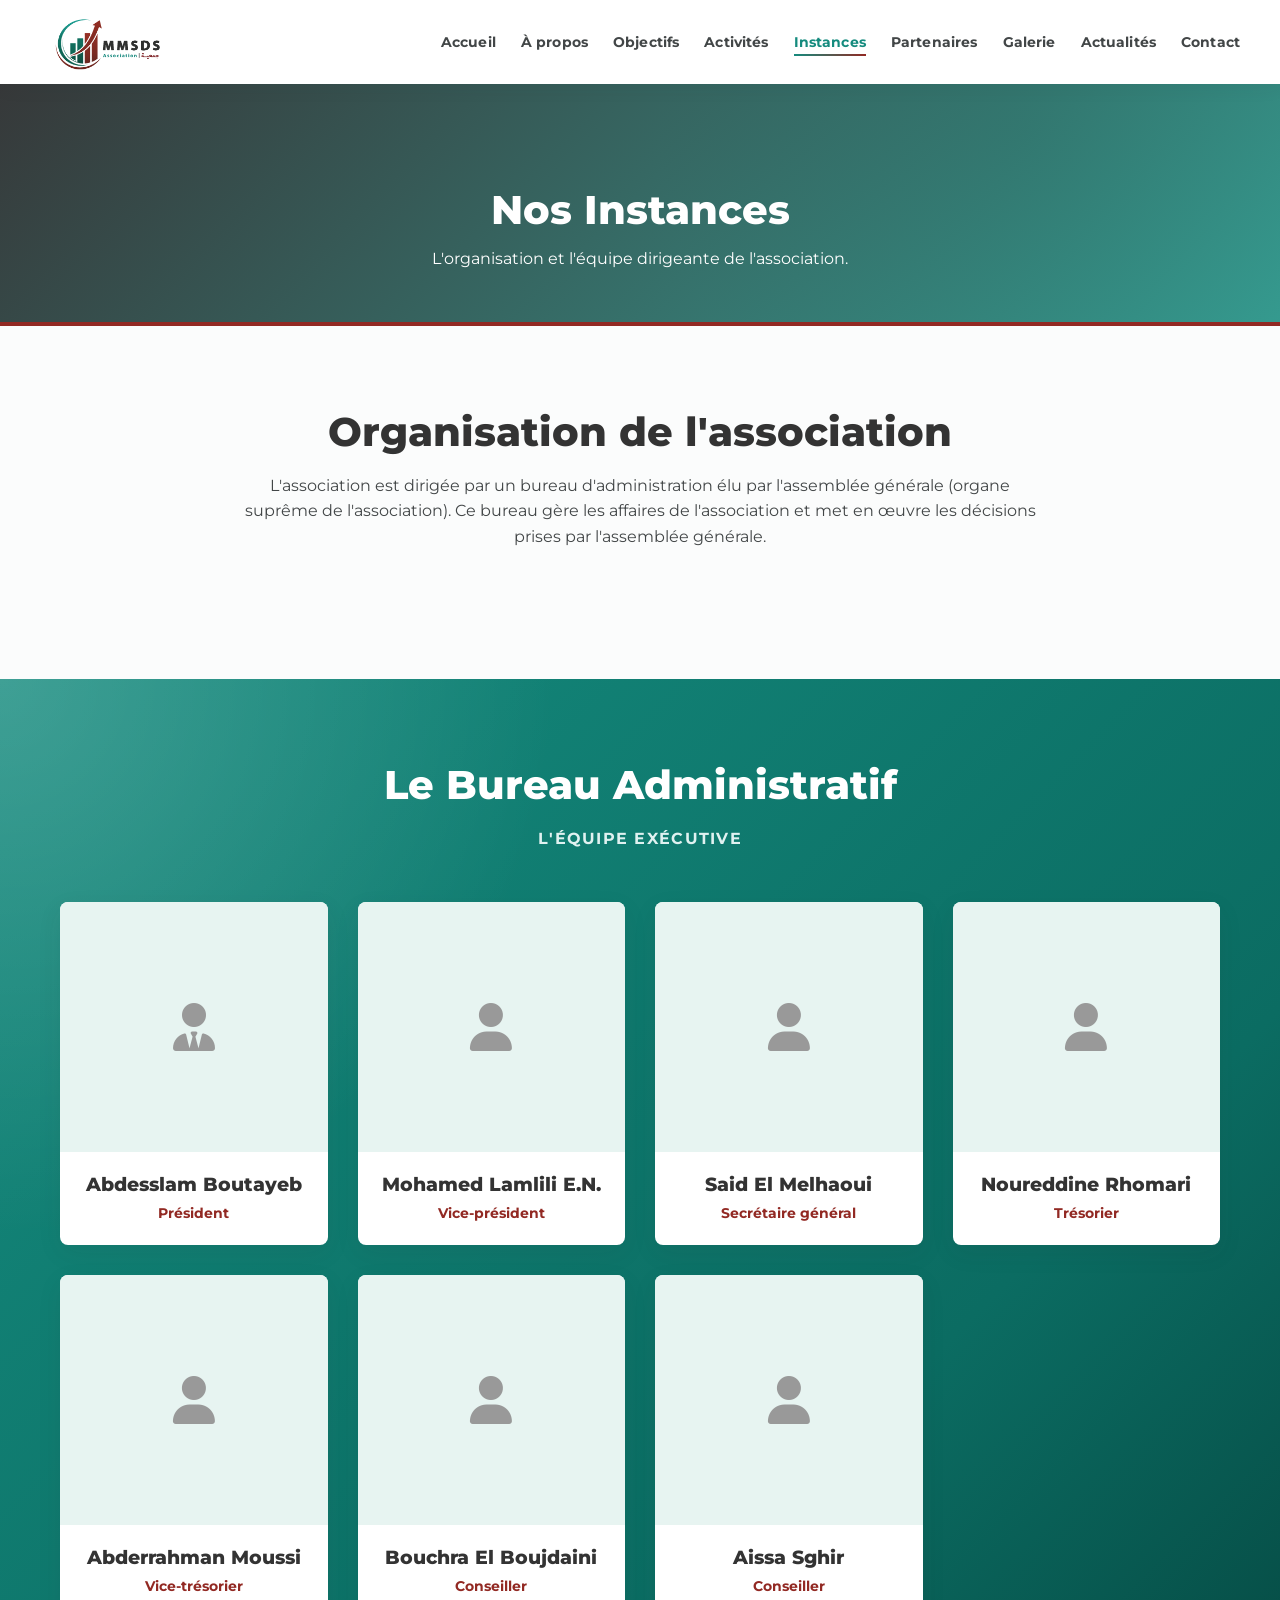
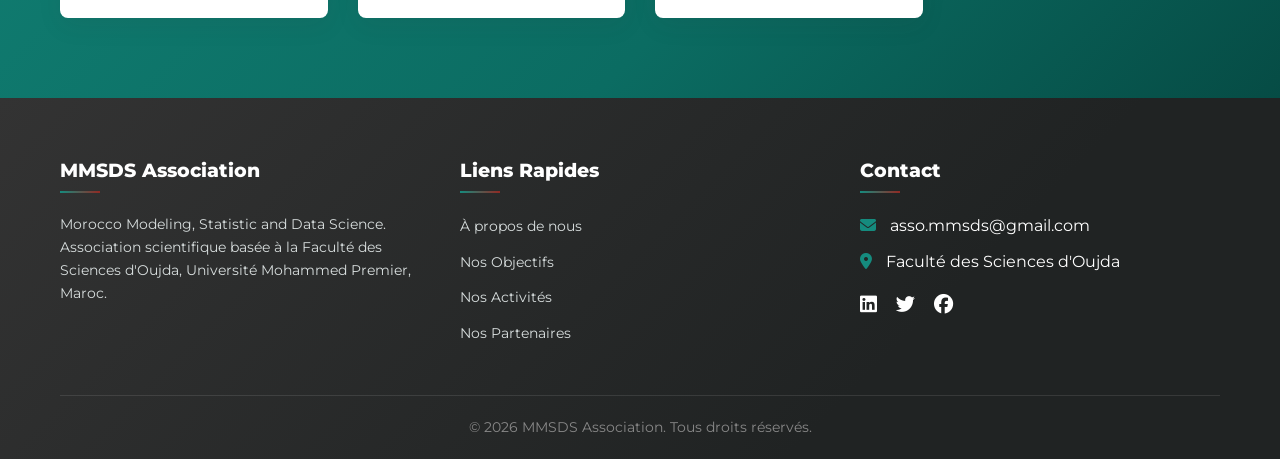
<file: instances.html>
<!DOCTYPE html>
<html lang="fr">

<head>
    <meta charset="UTF-8">
    <meta name="viewport" content="width=device-width, initial-scale=1.0">
    <title>Instances - MMSDS Association</title>
    <link rel="stylesheet" href="css/style.css">
    <link rel="stylesheet" href="https://cdnjs.cloudflare.com/ajax/libs/font-awesome/6.4.0/css/all.min.css">
</head>

<body>

    <!-- Header -->
    <header class="header">
        <div class="container navbar">
            <div class="logo">
                <a href="index.html">
                    <img src="img/MSDDS.png" alt="MMSDS Logo" style="height: 60px;">
                </a>
            </div>
            <nav>
                <ul class="nav-menu">
                    <li class="nav-item"><a href="index.html" class="nav-link">Accueil</a></li>
                    <li class="nav-item"><a href="about.html" class="nav-link">À propos</a></li>
                    <li class="nav-item"><a href="objectives.html" class="nav-link">Objectifs</a></li>
                    <li class="nav-item"><a href="activities.html" class="nav-link">Activités</a></li>
                    <li class="nav-item"><a href="instances.html" class="nav-link active">Instances</a></li>
                    <li class="nav-item"><a href="partners.html" class="nav-link">Partenaires</a></li>
                    <li class="nav-item"><a href="gallery.html" class="nav-link">Galerie</a></li>
                    <li class="nav-item"><a href="news.html" class="nav-link">Actualités</a></li>
                    <li class="nav-item"><a href="contact.html" class="nav-link">Contact</a></li>
                </ul>
            </nav>
            <div class="hamburger"><i class="fas fa-bars"></i></div>
        </div>
    </header>

    <div class="page-header">
        <div class="container">
            <h1>Nos Instances</h1>
            <p>L'organisation et l'équipe dirigeante de l'association.</p>
        </div>
    </div>

    <!-- Organisation -->
    <section class="section">
        <div class="container">
            <h2 class="section-title">Organisation de l'association</h2>
            <div style="max-width: 800px; margin: 0 auto; text-align: center; margin-bottom: 50px;">
                <p>L'association est dirigée par un bureau d'administration élu par l'assemblée générale (organe suprême
                    de l'association). Ce bureau gère les affaires de l'association et met en œuvre les décisions prises
                    par l'assemblée générale.</p>
            </div>
        </div>
    </section>

    <!-- Bureau Administratif -->
    <section class="section section-bg">
        <div class="container">
            <h2 class="section-title">Le Bureau Administratif</h2>
            <p class="section-subtitle">L'équipe exécutive</p>

            <div class="card-grid" style="grid-template-columns: repeat(auto-fit, minmax(250px, 1fr));">

                <!-- Membre 1 -->
                <div class="member-card">
                    <div class="member-img">
                        <i class="fas fa-user-tie"></i>
                    </div>
                    <div class="member-info">
                        <h3 class="member-name">Abdesslam Boutayeb</h3>
                        <p class="member-role">Président</p>
                    </div>
                </div>

                <!-- Membre 2 -->
                <div class="member-card">
                    <div class="member-img">
                        <i class="fas fa-user"></i>
                    </div>
                    <div class="member-info">
                        <h3 class="member-name">Mohamed Lamlili E.N.</h3>
                        <p class="member-role">Vice-président</p>
                    </div>
                </div>

                <!-- Membre 3 -->
                <div class="member-card">
                    <div class="member-img">
                        <i class="fas fa-user"></i>
                    </div>
                    <div class="member-info">
                        <h3 class="member-name">Said El Melhaoui</h3>
                        <p class="member-role">Secrétaire général</p>
                    </div>
                </div>

                <!-- Membre 4 -->
                <div class="member-card">
                    <div class="member-img">
                        <i class="fas fa-user"></i>
                    </div>
                    <div class="member-info">
                        <h3 class="member-name">Noureddine Rhomari</h3>
                        <p class="member-role">Trésorier</p>
                    </div>
                </div>

                <!-- Membre 5 -->
                <div class="member-card">
                    <div class="member-img">
                        <i class="fas fa-user"></i>
                    </div>
                    <div class="member-info">
                        <h3 class="member-name">Abderrahman Moussi</h3>
                        <p class="member-role">Vice-trésorier</p>
                    </div>
                </div>

                <!-- Membre 6 -->
                <div class="member-card">
                    <div class="member-img">
                        <i class="fas fa-user"></i>
                    </div>
                    <div class="member-info">
                        <h3 class="member-name">Bouchra El Boujdaini</h3>
                        <p class="member-role">Conseiller</p>
                    </div>
                </div>

                <!-- Membre 7 -->
                <div class="member-card">
                    <div class="member-img">
                        <i class="fas fa-user"></i>
                    </div>
                    <div class="member-info">
                        <h3 class="member-name">Aissa Sghir</h3>
                        <p class="member-role">Conseiller</p>
                    </div>
                </div>

            </div>
        </div>
    </section>

    <!-- Footer -->
    <footer class="footer">
        <div class="container">
            <div class="footer-top">
                <div class="footer-widget">
                    <h4>MMSDS Association</h4>
                    <p>Morocco Modeling, Statistic and Data Science. Association scientifique basée à la Faculté des Sciences d'Oujda, Université Mohammed Premier, Maroc.</p>
                </div>
                <div class="footer-widget">
                    <h4>Liens Rapides</h4>
                    <ul class="footer-links">
                        <li><a href="about.html">À propos de nous</a></li>
                        <li><a href="objectives.html">Nos Objectifs</a></li>
                        <li><a href="activities.html">Nos Activités</a></li>
                        <li><a href="partners.html">Nos Partenaires</a></li>
                    </ul>
                </div>
                <div class="footer-widget">
                    <h4>Contact</h4>
                    <ul class="footer-links">
                        <li><i class="fas fa-envelope" style="margin-right: 10px; color: var(--primary-color);"></i> asso.mmsds@gmail.com</li>
                        <li><i class="fas fa-map-marker-alt" style="margin-right: 10px; color: var(--primary-color);"></i> Faculté des Sciences d'Oujda</li>
                    </ul>
                    <div style="margin-top: 15px;">
                        <a href="#" style="color: var(--white); margin-right: 15px; font-size: 1.2rem;"><i class="fab fa-linkedin"></i></a>
                        <a href="#" style="color: var(--white); margin-right: 15px; font-size: 1.2rem;"><i class="fab fa-twitter"></i></a>
                        <a href="#" style="color: var(--white); font-size: 1.2rem;"><i class="fab fa-facebook"></i></a>
                    </div>
                </div>
            </div>
            <div class="footer-bottom">
                <p>&copy; 2026 MMSDS Association. Tous droits réservés.</p>
            </div>
        </div>
    </footer>    <script src="js/main.js"></script>
</body>

</html>
</file>
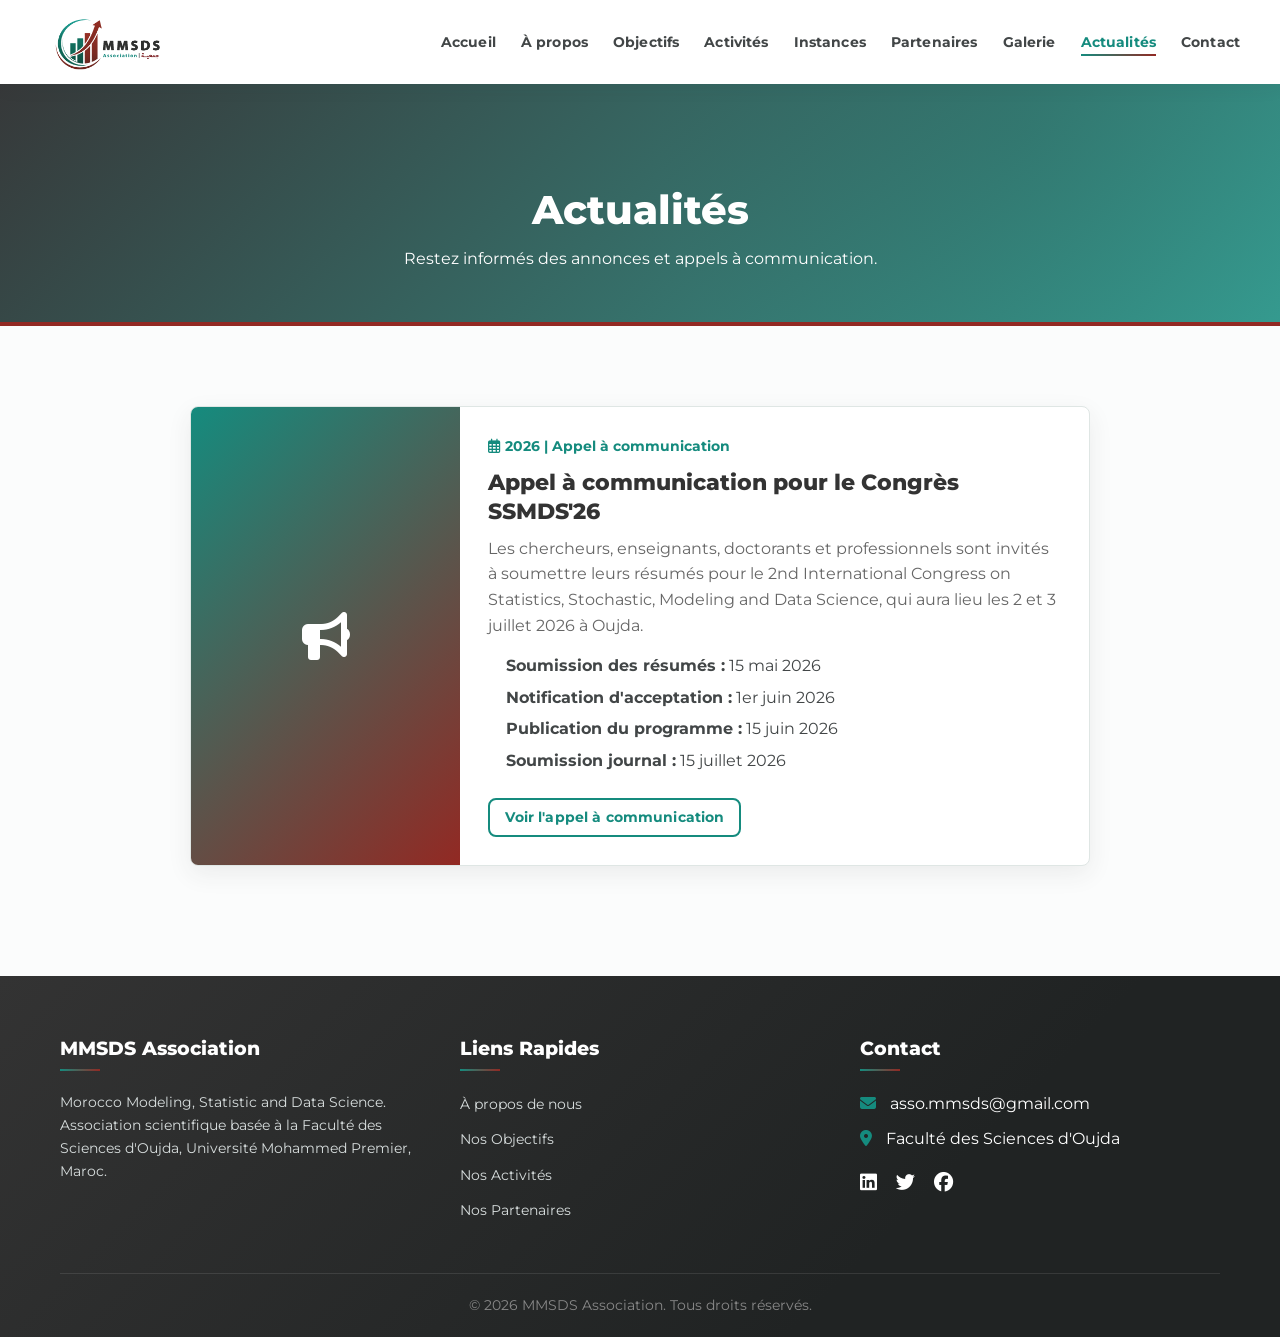
<file: news.html>
<!DOCTYPE html>
<html lang="fr">
<head>
    <meta charset="UTF-8">
    <meta name="viewport" content="width=device-width, initial-scale=1.0">
    <title>Actualités - MMSDS Association</title>
    <link rel="stylesheet" href="css/style.css">
    <link rel="stylesheet" href="https://cdnjs.cloudflare.com/ajax/libs/font-awesome/6.4.0/css/all.min.css">
    <style>
        .news-card {
            display: flex;
            background: var(--white);
            border-radius: var(--border-radius);
            box-shadow: var(--box-shadow);
            overflow: hidden;
            margin-bottom: 30px;
            border: 1px solid var(--border-color);
            transition: var(--transition);
        }
        .news-card:hover {
            box-shadow: var(--hover-shadow);
            transform: translateY(-3px);
        }
        .news-img {
            width: 30%;
            background: linear-gradient(135deg, var(--primary-color), var(--secondary-color));
            display: flex;
            align-items: center;
            justify-content: center;
            color: var(--white);
            font-size: 3rem;
            min-height: 240px;
        }
        .news-content {
            padding: 28px;
            width: 70%;
            display: flex;
            flex-direction: column;
            justify-content: center;
        }
        .news-meta {
            color: var(--primary-color);
            font-size: 0.9rem;
            font-weight: 700;
            margin-bottom: 10px;
        }
        .news-title {
            font-size: 1.4rem;
            margin-bottom: 10px;
            color: var(--dark-color);
        }
        .deadline-list {
            margin: 0 0 18px;
            padding-left: 18px;
            color: var(--text-color);
        }
        .deadline-list li {
            margin-bottom: 6px;
        }
        @media (max-width: 768px) {
            .news-card {
                flex-direction: column;
            }
            .news-img {
                width: 100%;
                height: 180px;
                min-height: 180px;
            }
            .news-content {
                width: 100%;
            }
        }
    </style>
</head>
<body>

    <!-- Header -->
    <header class="header">
        <div class="container navbar">
            <div class="logo">
                <a href="index.html">
                    <img src="img/MSDDS.png" alt="MMSDS Logo" style="height: 60px;">
                </a>
            </div>
            <nav>
                <ul class="nav-menu">
                    <li class="nav-item"><a href="index.html" class="nav-link">Accueil</a></li>
                    <li class="nav-item"><a href="about.html" class="nav-link">À propos</a></li>
                    <li class="nav-item"><a href="objectives.html" class="nav-link">Objectifs</a></li>
                    <li class="nav-item"><a href="activities.html" class="nav-link">Activités</a></li>
                    <li class="nav-item"><a href="instances.html" class="nav-link">Instances</a></li>
                    <li class="nav-item"><a href="partners.html" class="nav-link">Partenaires</a></li>
                    <li class="nav-item"><a href="gallery.html" class="nav-link">Galerie</a></li>
                    <li class="nav-item"><a href="news.html" class="nav-link active">Actualités</a></li>
                    <li class="nav-item"><a href="contact.html" class="nav-link">Contact</a></li>
                </ul>
            </nav>
            <div class="hamburger"><i class="fas fa-bars"></i></div>
        </div>
    </header>

    <div class="page-header">
        <div class="container">
            <h1>Actualités</h1>
            <p>Restez informés des annonces et appels à communication.</p>
        </div>
    </div>

    <section class="section">
        <div class="container">
            <div style="max-width: 900px; margin: 0 auto;">
                <div class="news-card">
                    <div class="news-img"><i class="fas fa-bullhorn"></i></div>
                    <div class="news-content">
                        <div class="news-meta"><i class="far fa-calendar-alt"></i> 2026 | Appel à communication</div>
                        <h3 class="news-title">Appel à communication pour le Congrès SSMDS'26</h3>
                        <p style="color: #666; margin-bottom: 15px;">Les chercheurs, enseignants, doctorants et professionnels sont invités à soumettre leurs résumés pour le 2nd International Congress on Statistics, Stochastic, Modeling and Data Science, qui aura lieu les 2 et 3 juillet 2026 à Oujda.</p>
                        <ul class="deadline-list">
                            <li><strong>Soumission des résumés :</strong> 15 mai 2026</li>
                            <li><strong>Notification d'acceptation :</strong> 1er juin 2026</li>
                            <li><strong>Publication du programme :</strong> 15 juin 2026</li>
                            <li><strong>Soumission journal :</strong> 15 juillet 2026</li>
                        </ul>
                        <a href="https://ssmds26.ump.ma/" target="_blank" rel="noopener noreferrer" class="btn btn-secondary" style="align-self: flex-start; padding: 6px 15px; font-size: 0.9em;">Voir l'appel à communication</a>
                    </div>
                </div>
            </div>
        </div>
    </section>

    <!-- Footer -->
    <footer class="footer">
        <div class="container">
            <div class="footer-top">
                <div class="footer-widget">
                    <h4>MMSDS Association</h4>
                    <p>Morocco Modeling, Statistic and Data Science. Association scientifique basée à la Faculté des Sciences d'Oujda, Université Mohammed Premier, Maroc.</p>
                </div>
                <div class="footer-widget">
                    <h4>Liens Rapides</h4>
                    <ul class="footer-links">
                        <li><a href="about.html">À propos de nous</a></li>
                        <li><a href="objectives.html">Nos Objectifs</a></li>
                        <li><a href="activities.html">Nos Activités</a></li>
                        <li><a href="partners.html">Nos Partenaires</a></li>
                    </ul>
                </div>
                <div class="footer-widget">
                    <h4>Contact</h4>
                    <ul class="footer-links">
                        <li><i class="fas fa-envelope" style="margin-right: 10px; color: var(--primary-color);"></i> asso.mmsds@gmail.com</li>
                        <li><i class="fas fa-map-marker-alt" style="margin-right: 10px; color: var(--primary-color);"></i> Faculté des Sciences d'Oujda</li>
                    </ul>
                    <div style="margin-top: 15px;">
                        <a href="#" style="color: var(--white); margin-right: 15px; font-size: 1.2rem;"><i class="fab fa-linkedin"></i></a>
                        <a href="#" style="color: var(--white); margin-right: 15px; font-size: 1.2rem;"><i class="fab fa-twitter"></i></a>
                        <a href="#" style="color: var(--white); font-size: 1.2rem;"><i class="fab fa-facebook"></i></a>
                    </div>
                </div>
            </div>
            <div class="footer-bottom">
                <p>&copy; 2026 MMSDS Association. Tous droits réservés.</p>
            </div>
        </div>
    </footer>    <script src="js/main.js"></script>
</body>
</html>
</file>
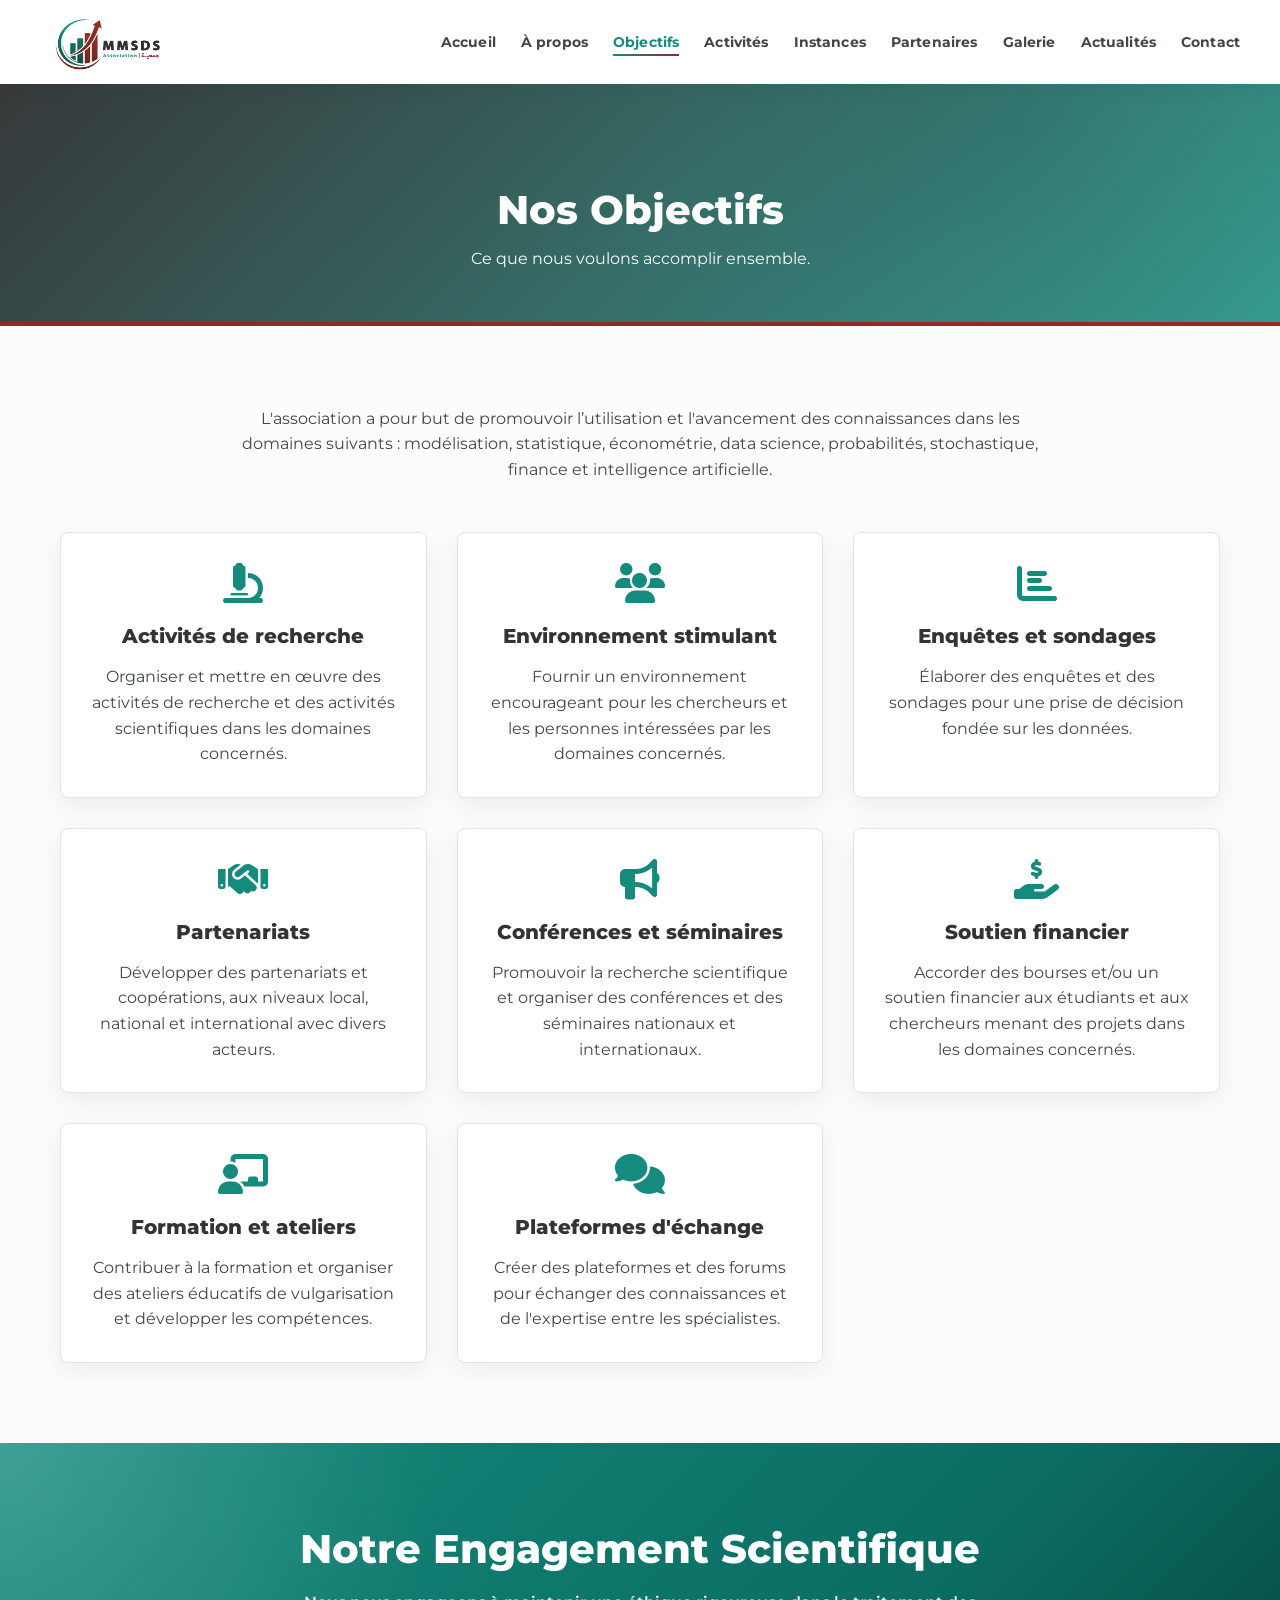
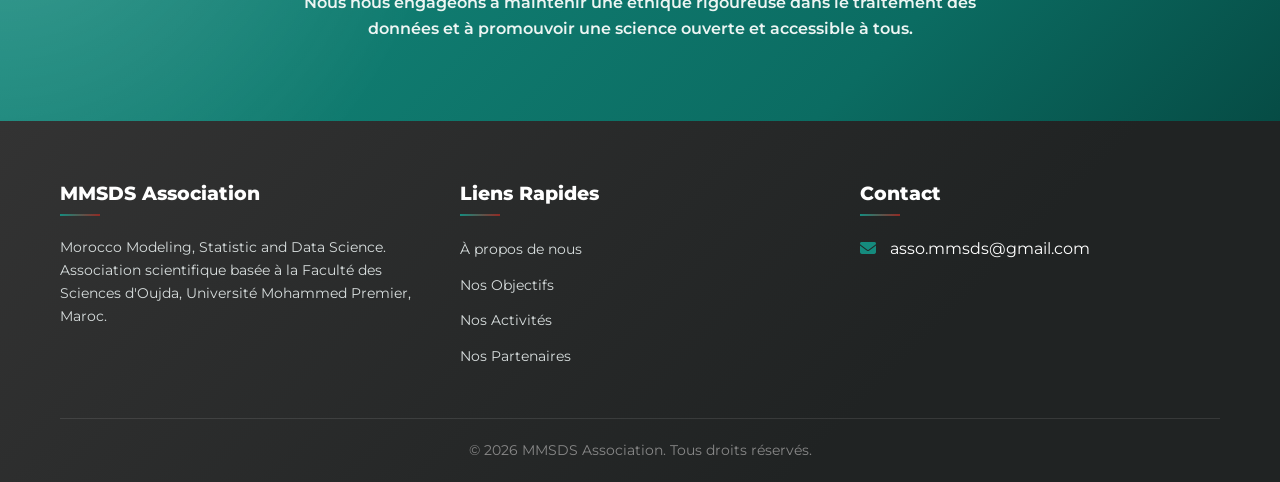
<file: objectives.html>
<!DOCTYPE html>
<html lang="fr">
<head>
    <meta charset="UTF-8">
    <meta name="viewport" content="width=device-width, initial-scale=1.0">
    <title>Objectifs - MMSDS Association</title>
    <link rel="stylesheet" href="css/style.css">
    <link rel="stylesheet" href="https://cdnjs.cloudflare.com/ajax/libs/font-awesome/6.4.0/css/all.min.css">
</head>
<body>

    <!-- Header (Same structure) -->
    <header class="header">
        <div class="container navbar">
            <div class="logo">
                <a href="index.html">
                    <img src="img/MSDDS.png" alt="MMSDS Logo" style="height: 60px;">
                </a>
            </div>
            <nav>
                <ul class="nav-menu">
                    <li class="nav-item"><a href="index.html" class="nav-link">Accueil</a></li>
                    <li class="nav-item"><a href="about.html" class="nav-link">À propos</a></li>
                    <li class="nav-item"><a href="objectives.html" class="nav-link active">Objectifs</a></li>
                    <li class="nav-item"><a href="activities.html" class="nav-link">Activités</a></li>
                    <li class="nav-item"><a href="instances.html" class="nav-link">Instances</a></li>
                    <li class="nav-item"><a href="partners.html" class="nav-link">Partenaires</a></li>
                    <li class="nav-item"><a href="gallery.html" class="nav-link">Galerie</a></li>
                    <li class="nav-item"><a href="news.html" class="nav-link">Actualités</a></li>
                    <li class="nav-item"><a href="contact.html" class="nav-link">Contact</a></li>
                </ul>
            </nav>
            <div class="hamburger"><i class="fas fa-bars"></i></div>
        </div>
    </header>

    <div class="page-header">
        <div class="container">
            <h1>Nos Objectifs</h1>
            <p>Ce que nous voulons accomplir ensemble.</p>
        </div>
    </div>

    <section class="section">
        <div class="container">
            <div class="text-center mb-4" style="max-width: 800px; margin: 0 auto 50px;">
                <p>L'association a pour but de promouvoir l’utilisation et l'avancement des connaissances dans les domaines suivants : modélisation, statistique, économétrie, data science, probabilités, stochastique, finance et intelligence artificielle.</p>
            </div>

            <div class="card-grid">
                <div class="card">
                    <i class="fas fa-microscope card-icon"></i>
                    <h3 class="card-title">Activités de recherche</h3>
                    <p>Organiser et mettre en œuvre des activités de recherche et des activités scientifiques dans les domaines concernés.</p>
                </div>
                <div class="card">
                    <i class="fas fa-users card-icon"></i>
                    <h3 class="card-title">Environnement stimulant</h3>
                    <p>Fournir un environnement encourageant pour les chercheurs et les personnes intéressées par les domaines concernés.</p>
                </div>
                <div class="card">
                    <i class="fas fa-chart-bar card-icon"></i>
                    <h3 class="card-title">Enquêtes et sondages</h3>
                    <p>Élaborer des enquêtes et des sondages pour une prise de décision fondée sur les données.</p>
                </div>
                <div class="card">
                    <i class="fas fa-handshake card-icon"></i>
                    <h3 class="card-title">Partenariats</h3>
                    <p>Développer des partenariats et coopérations, aux niveaux local, national et international avec divers acteurs.</p>
                </div>
                <div class="card">
                    <i class="fas fa-bullhorn card-icon"></i>
                    <h3 class="card-title">Conférences et séminaires</h3>
                    <p>Promouvoir la recherche scientifique et organiser des conférences et des séminaires nationaux et internationaux.</p>
                </div>
                <div class="card">
                    <i class="fas fa-hand-holding-usd card-icon"></i>
                    <h3 class="card-title">Soutien financier</h3>
                    <p>Accorder des bourses et/ou un soutien financier aux étudiants et aux chercheurs menant des projets dans les domaines concernés.</p>
                </div>
                <div class="card">
                    <i class="fas fa-chalkboard-teacher card-icon"></i>
                    <h3 class="card-title">Formation et ateliers</h3>
                    <p>Contribuer à la formation et organiser des ateliers éducatifs de vulgarisation et développer les compétences.</p>
                </div>
                <div class="card">
                    <i class="fas fa-comments card-icon"></i>
                    <h3 class="card-title">Plateformes d'échange</h3>
                    <p>Créer des plateformes et des forums pour échanger des connaissances et de l'expertise entre les spécialistes.</p>
                </div>
            </div>
        </div>
    </section>

    <section class="section section-bg">
        <div class="container text-center">
            <h2 class="section-title">Notre Engagement Scientifique</h2>
            <p style="max-width: 700px; margin: 0 auto; color: #edf5f3; font-weight: 600;">Nous nous engageons à maintenir une éthique rigoureuse dans le traitement des données et à promouvoir une science ouverte et accessible à tous.</p>
        </div>
    </section>

    <!-- Footer -->
    <footer class="footer">
        <div class="container">
            <div class="footer-top">
                <div class="footer-widget">
                    <h4>MMSDS Association</h4>
                    <p>Morocco Modeling, Statistic and Data Science. Association scientifique basée à la Faculté des Sciences d'Oujda, Université Mohammed Premier, Maroc.</p>
                </div>
                <div class="footer-widget">
                    <h4>Liens Rapides</h4>
                    <ul class="footer-links">
                        <li><a href="about.html">À propos de nous</a></li>
                        <li><a href="objectives.html">Nos Objectifs</a></li>
                        <li><a href="activities.html">Nos Activités</a></li>
                        <li><a href="partners.html">Nos Partenaires</a></li>
                    </ul>
                </div>
                <div class="footer-widget">
                    <h4>Contact</h4>
                    <ul class="footer-links">
                        <li><i class="fas fa-envelope" style="margin-right: 10px; color: var(--primary-color);"></i> asso.mmsds@gmail.com</li>
                    </ul>
                </div>
            </div>
            <div class="footer-bottom">
                <p>&copy; 2026 MMSDS Association. Tous droits réservés.</p>
            </div>
        </div>
    </footer>
    <script src="js/main.js"></script>
</body>
</html>
</file>
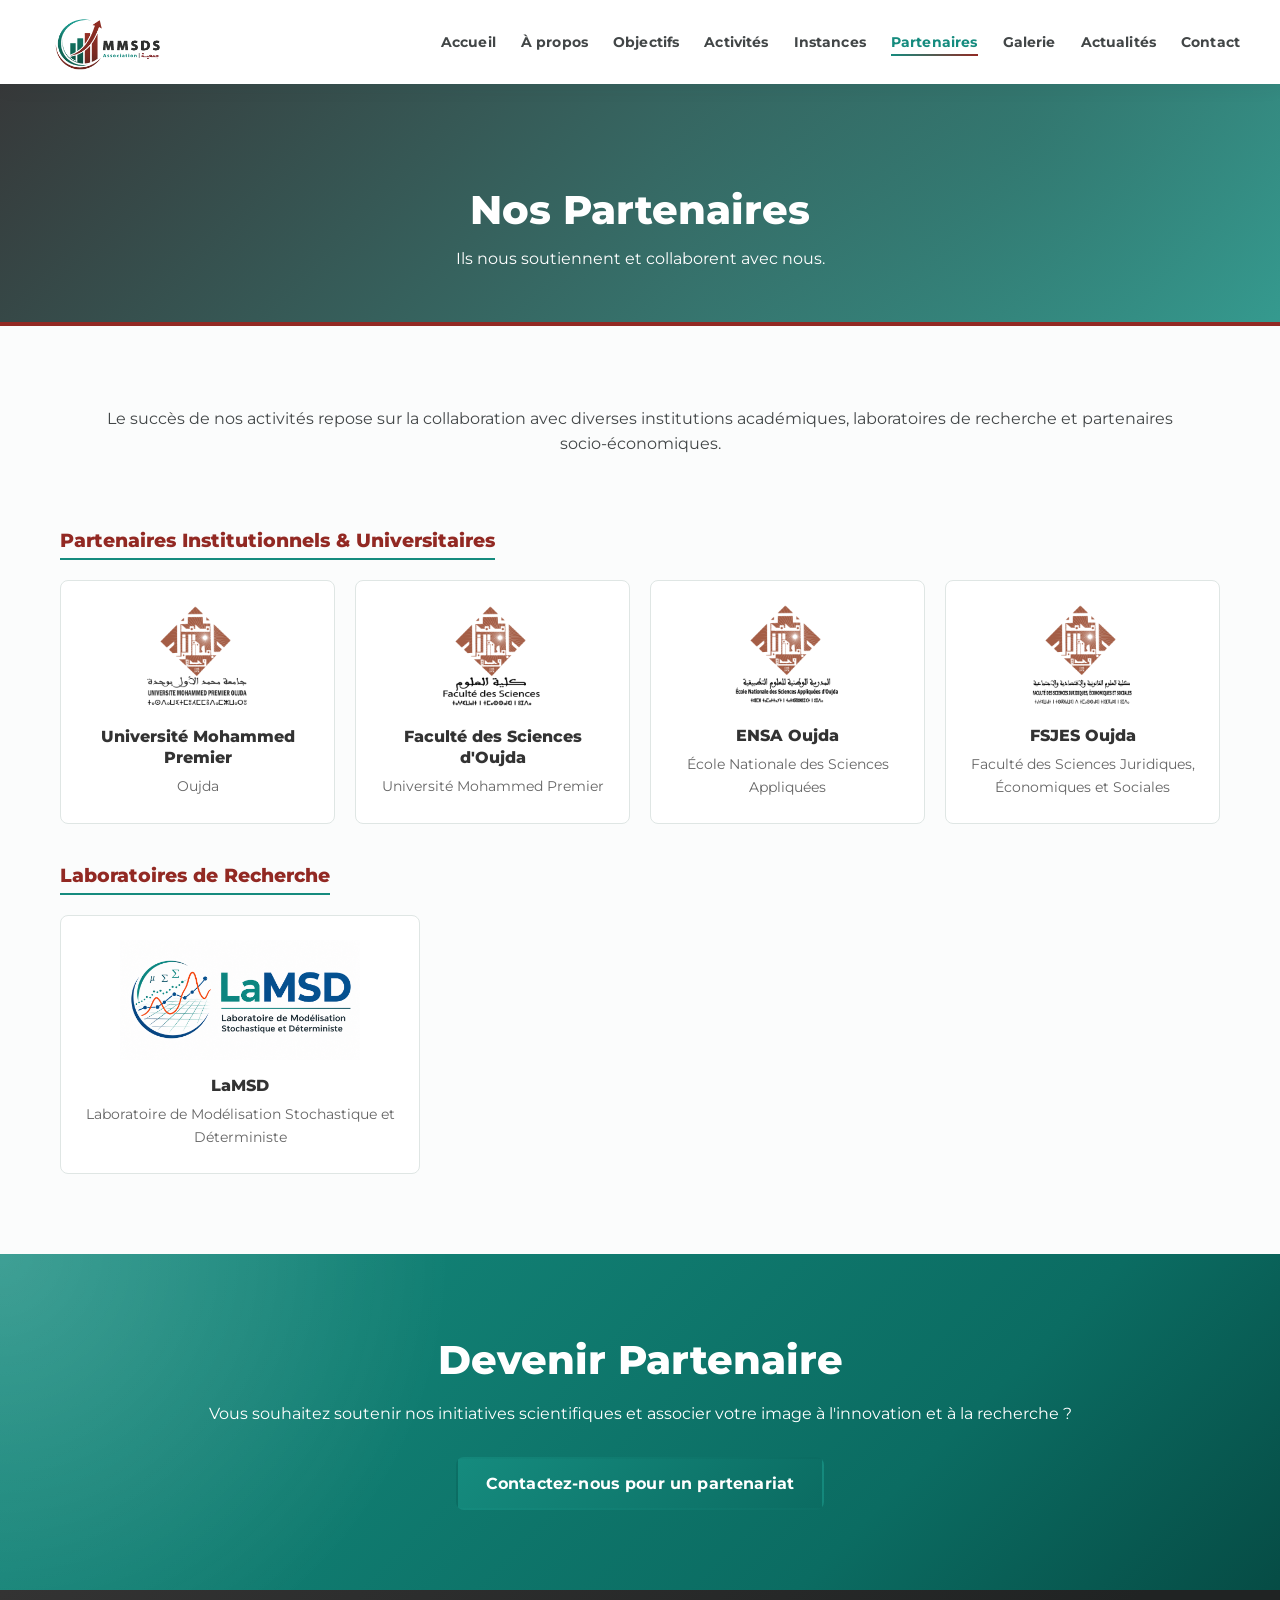
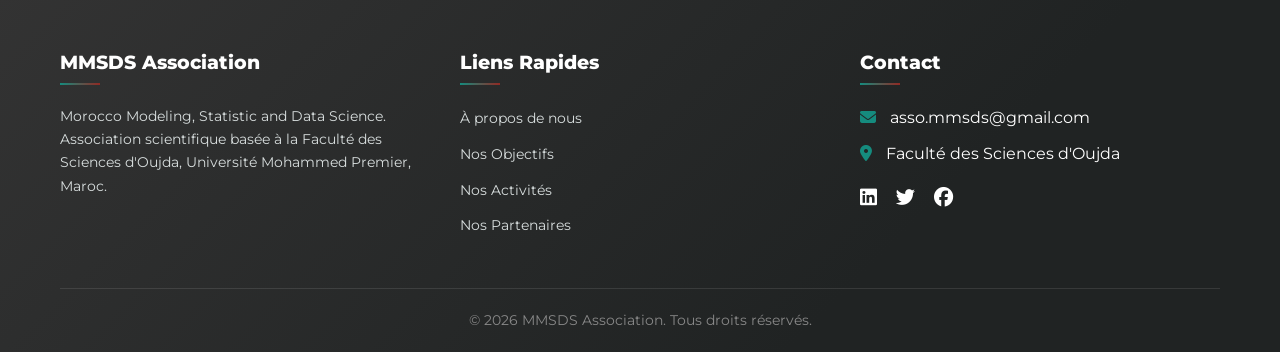
<file: partners.html>
<!DOCTYPE html>
<html lang="fr">
<head>
    <meta charset="UTF-8">
    <meta name="viewport" content="width=device-width, initial-scale=1.0">
    <title>Partenaires - MMSDS Association</title>
    <link rel="stylesheet" href="css/style.css">
    <link rel="stylesheet" href="https://cdnjs.cloudflare.com/ajax/libs/font-awesome/6.4.0/css/all.min.css">
    <style>
        .partner-logo {
            width: 100%;
            min-height: 190px;
            padding: 24px;
            background-color: var(--white);
            border: 1px solid var(--border-color);
            display: flex;
            flex-direction: column;
            align-items: center;
            justify-content: center;
            border-radius: var(--border-radius);
            text-align: center;
            color: var(--dark-color);
            transition: var(--transition);
        }
        .partner-logo:hover {
            box-shadow: var(--box-shadow);
            border-color: var(--primary-color);
        }
        .partner-logo img {
            max-width: 150px;
            max-height: 105px;
            width: auto;
            height: auto;
            object-fit: contain;
            margin-bottom: 16px;
        }
        .partner-logo h4 {
            margin-bottom: 6px;
            color: var(--dark-color);
            font-size: 1rem;
        }
        .partner-logo p {
            margin: 0;
            color: #666;
            font-size: 0.9rem;
        }
        .research-grid {
            grid-template-columns: repeat(auto-fit, minmax(280px, 360px));
            gap: 20px;
        }
        .research-grid .partner-logo img {
            max-width: 240px;
            max-height: 135px;
        }
        .partner-section-title {
            margin: 40px 0 20px;
            color: var(--secondary-color);
            border-bottom: 2px solid var(--primary-color);
            display: inline-block;
            padding-bottom: 5px;
        }
    </style>
</head>
<body>

    <!-- Header -->
    <header class="header">
        <div class="container navbar">
            <div class="logo">
                <a href="index.html">
                    <img src="img/MSDDS.png" alt="MMSDS Logo" style="height: 60px;">
                </a>
            </div>
            <nav>
                <ul class="nav-menu">
                    <li class="nav-item"><a href="index.html" class="nav-link">Accueil</a></li>
                    <li class="nav-item"><a href="about.html" class="nav-link">À propos</a></li>
                    <li class="nav-item"><a href="objectives.html" class="nav-link">Objectifs</a></li>
                    <li class="nav-item"><a href="activities.html" class="nav-link">Activités</a></li>
                    <li class="nav-item"><a href="instances.html" class="nav-link">Instances</a></li>
                    <li class="nav-item"><a href="partners.html" class="nav-link active">Partenaires</a></li>
                    <li class="nav-item"><a href="gallery.html" class="nav-link">Galerie</a></li>
                    <li class="nav-item"><a href="news.html" class="nav-link">Actualités</a></li>
                    <li class="nav-item"><a href="contact.html" class="nav-link">Contact</a></li>
                </ul>
            </nav>
            <div class="hamburger"><i class="fas fa-bars"></i></div>
        </div>
    </header>

    <div class="page-header">
        <div class="container">
            <h1>Nos Partenaires</h1>
            <p>Ils nous soutiennent et collaborent avec nous.</p>
        </div>
    </div>

    <section class="section">
        <div class="container">
            <div class="text-center mb-4">
                <p>Le succès de nos activités repose sur la collaboration avec diverses institutions académiques, laboratoires de recherche et partenaires socio-économiques.</p>
            </div>

            <h3 class="partner-section-title">Partenaires Institutionnels & Universitaires</h3>
            <div class="card-grid" style="grid-template-columns: repeat(auto-fit, minmax(200px, 1fr)); gap: 20px;">
                <a href="https://ump.ma/" target="_blank" rel="noopener noreferrer" class="partner-logo">
                    <img src="img/ump.png" alt="Université Mohammed Premier">
                    <h4>Université Mohammed Premier</h4>
                    <p>Oujda</p>
                </a>
                <a href="http://fso.ump.ma/" target="_blank" rel="noopener noreferrer" class="partner-logo">
                    <img src="img/fso.png" alt="Faculté des Sciences d'Oujda">
                    <h4>Faculté des Sciences d'Oujda</h4>
                    <p>Université Mohammed Premier</p>
                </a>
                <a href="http://ensao.ump.ma/" target="_blank" rel="noopener noreferrer" class="partner-logo">
                    <img src="img/ensao.png" alt="École Nationale des Sciences Appliquées d'Oujda">
                    <h4>ENSA Oujda</h4>
                    <p>École Nationale des Sciences Appliquées</p>
                </a>
                <a href="http://droit.ump.ma/" target="_blank" rel="noopener noreferrer" class="partner-logo">
                    <img src="img/fsjes.png" alt="Faculté des Sciences Juridiques, Économiques et Sociales d'Oujda">
                    <h4>FSJES Oujda</h4>
                    <p>Faculté des Sciences Juridiques, Économiques et Sociales</p>
                </a>
            </div>

            <h3 class="partner-section-title">Laboratoires de Recherche</h3>
            <div class="card-grid research-grid">
                <div class="partner-logo">
                    <img src="img/lamsd-logo.png" alt="LaMSD">
                    <h4>LaMSD</h4>
                    <p>Laboratoire de Modélisation Stochastique et Déterministe</p>
                </div>
            </div>
        </div>
    </section>

    <!-- Devenir Partenaire -->
    <section class="section section-bg text-center">
        <div class="container">
            <h2 class="section-title">Devenir Partenaire</h2>
            <p style="margin-bottom: 30px;">Vous souhaitez soutenir nos initiatives scientifiques et associer votre image à l'innovation et à la recherche ?</p>
            <a href="contact.html" class="btn btn-primary">Contactez-nous pour un partenariat</a>
        </div>
    </section>

    <!-- Footer -->
    <footer class="footer">
        <div class="container">
            <div class="footer-top">
                <div class="footer-widget">
                    <h4>MMSDS Association</h4>
                    <p>Morocco Modeling, Statistic and Data Science. Association scientifique basée à la Faculté des Sciences d'Oujda, Université Mohammed Premier, Maroc.</p>
                </div>
                <div class="footer-widget">
                    <h4>Liens Rapides</h4>
                    <ul class="footer-links">
                        <li><a href="about.html">À propos de nous</a></li>
                        <li><a href="objectives.html">Nos Objectifs</a></li>
                        <li><a href="activities.html">Nos Activités</a></li>
                        <li><a href="partners.html">Nos Partenaires</a></li>
                    </ul>
                </div>
                <div class="footer-widget">
                    <h4>Contact</h4>
                    <ul class="footer-links">
                        <li><i class="fas fa-envelope" style="margin-right: 10px; color: var(--primary-color);"></i> asso.mmsds@gmail.com</li>
                        <li><i class="fas fa-map-marker-alt" style="margin-right: 10px; color: var(--primary-color);"></i> Faculté des Sciences d'Oujda</li>
                    </ul>
                    <div style="margin-top: 15px;">
                        <a href="#" style="color: var(--white); margin-right: 15px; font-size: 1.2rem;"><i class="fab fa-linkedin"></i></a>
                        <a href="#" style="color: var(--white); margin-right: 15px; font-size: 1.2rem;"><i class="fab fa-twitter"></i></a>
                        <a href="#" style="color: var(--white); font-size: 1.2rem;"><i class="fab fa-facebook"></i></a>
                    </div>
                </div>
            </div>
            <div class="footer-bottom">
                <p>&copy; 2026 MMSDS Association. Tous droits réservés.</p>
            </div>
        </div>
    </footer>    <script src="js/main.js"></script>
</body>
</html>
</file>
<file: css/style.css>
@import url('https://fonts.googleapis.com/css2?family=Montserrat:wght@400;500;600;700;800;900&display=swap');

:root {
    /* Color Palette */
    --primary-color: #158b7e; /* Vert/Teal du logo */
    --primary-hover: #0b6c62;
    --primary-soft: #e7f4f1;
    --secondary-color: #922923; /* Rouge brique du logo */
    --secondary-hover: #762019;
    --secondary-soft: #f8ecea;
    --dark-color: #333333; /* Noir/Gris très foncé */
    --text-color: #424647;
    --muted-color: #6f7778;
    --light-gray: #f6f8f7;
    --border-color: #dfe6e4;
    --white: #ffffff;
    --primary: var(--primary-color);
    --secondary: var(--secondary-color);
    --bg-color: #fbfcfc;
    --gray-700: var(--text-color);
    --gray-600: var(--muted-color);
    --gray-300: #d7dddd;

    /* Typography */
    --font-family: 'Montserrat', Arial, sans-serif;
    
    /* Spacing & Sizes */
    --container-width: 1200px;
    --section-padding: 80px 0;
    --border-radius: 8px;
    --transition: all 0.3s ease;
    --box-shadow: 0 8px 24px rgba(48, 50, 51, 0.08);
    --hover-shadow: 0 16px 34px rgba(21, 139, 126, 0.16);
}

* {
    margin: 0;
    padding: 0;
    box-sizing: border-box;
}

body {
    font-family: var(--font-family);
    color: var(--text-color);
    background-color: #fbfcfc;
    line-height: 1.6;
    overflow-x: hidden;
    font-weight: 400;
}

h1, h2, h3, h4, h5, h6 {
    color: var(--dark-color);
    font-weight: 800;
    line-height: 1.3;
    letter-spacing: 0;
}

a {
    text-decoration: none;
    color: var(--primary-color);
    transition: var(--transition);
}

a:hover {
    color: var(--secondary-color);
}

ul {
    list-style: none;
}

img {
    max-width: 100%;
    height: auto;
    display: block;
}

/* Container */
.container {
    max-width: var(--container-width);
    margin: 0 auto;
    padding: 0 20px;
}

/* Common Section */
.section {
    padding: var(--section-padding);
}

.section-bg {
    background:
        radial-gradient(circle at top left, rgba(255, 255, 255, 0.18), transparent 34%),
        linear-gradient(135deg, var(--primary-color) 0%, var(--primary-hover) 70%, #064c45 100%);
    color: var(--white);
}

.section-bg .section-title {
    color: var(--white);
}

.section-bg .section-subtitle {
    color: #e0f2f1; /* Vert très clair/blanc */
}

/* Glassmorphism cards for the dark background */
.section-bg .card {
    background: rgba(255, 255, 255, 0.08);
    backdrop-filter: blur(10px);
    border: 1px solid rgba(255, 255, 255, 0.16);
    color: var(--white);
    box-shadow: 0 8px 32px rgba(0, 0, 0, 0.1);
}

.section-bg .card:hover {
    background: rgba(255, 255, 255, 0.1);
    border-color: rgba(255, 255, 255, 0.3);
    transform: translateY(-5px);
}

.section-bg .card-title {
    color: var(--white);
}

.section-bg .card-icon {
    color: #f0d2ce; /* Icon color that pops on teal */
}

.section-bg .card p {
    color: #e5e7eb;
}

.section-title {
    text-align: center;
    font-size: 2.5rem;
    margin-bottom: 15px;
    color: var(--dark-color);
}

.section-subtitle {
    text-align: center;
    color: var(--primary-color);
    font-weight: 700;
    margin-bottom: 50px;
    text-transform: uppercase;
    letter-spacing: 0.08em;
}

/* Buttons */
.btn {
    display: inline-block;
    padding: 12px 28px;
    border-radius: var(--border-radius);
    font-weight: 700;
    text-align: center;
    cursor: pointer;
    transition: var(--transition);
    border: 2px solid transparent;
    letter-spacing: 0.01em;
}

.btn-primary {
    background: linear-gradient(135deg, var(--primary-color), var(--primary-hover));
    color: var(--white);
}

.btn-primary:hover {
    background: linear-gradient(135deg, var(--primary-hover), #074e47);
    color: var(--white);
    transform: translateY(-2px);
    box-shadow: 0 10px 22px rgba(21, 139, 126, 0.28);
}

.btn-secondary {
    background-color: transparent;
    border-color: var(--primary-color);
    color: var(--primary-color);
}

.btn-secondary:hover {
    background-color: var(--secondary-color);
    border-color: var(--secondary-color);
    color: var(--white);
    transform: translateY(-2px);
}

/* Header & Navigation */
.header {
    background-color: var(--white);
    box-shadow: 0 2px 18px rgba(48, 50, 51, 0.08);
    position: sticky;
    top: 0;
    z-index: 1000;
}

.navbar {
    display: flex;
    justify-content: space-between;
    align-items: center;
    padding: 12px 0;
}

.logo img {
    max-height: 64px;
    width: auto;
}

.logo a {
    font-size: 1.5rem;
    font-weight: 700;
    color: var(--dark-color);
    display: flex;
    align-items: center;
    gap: 10px;
}

.logo span {
    color: var(--primary-color);
}

.nav-menu {
    display: flex;
    gap: 25px;
}

.nav-item a {
    color: var(--text-color);
    font-weight: 700;
    font-size: 0.9rem;
    position: relative;
    letter-spacing: 0.01em;
}

.nav-item a:hover,
.nav-item a.active {
    color: var(--primary-color);
}

.nav-item a::after {
    content: '';
    position: absolute;
    width: 0;
    height: 2px;
    bottom: -5px;
    left: 0;
    background: linear-gradient(90deg, var(--primary-color), var(--secondary-color));
    transition: var(--transition);
}

.nav-item a:hover::after,
.nav-item a.active::after {
    width: 100%;
}

.hamburger {
    display: none;
    cursor: pointer;
    font-size: 1.5rem;
    color: var(--dark-color);
}

/* Hero Section */
.hero {
    height: 80vh;
    min-height: 600px;
    background:
        linear-gradient(135deg, rgba(48, 50, 51, 0.96), rgba(11, 108, 98, 0.9)),
        radial-gradient(circle at 72% 22%, rgba(146, 41, 35, 0.3), transparent 32%);
    position: relative;
    display: flex;
    align-items: center;
    text-align: center;
    color: var(--white);
    overflow: hidden;
}

#heroCanvas {
    position: absolute;
    top: 0;
    left: 0;
    width: 100%;
    height: 100%;
    z-index: 1;
    opacity: 0.72;
}

.hero .container {
    position: relative;
    z-index: 2;
}

.hero h1 {
    color: var(--white);
    font-size: 3.5rem;
    margin-bottom: 20px;
    text-shadow: 0 6px 18px rgba(0,0,0,0.25);
    font-weight: 900;
}

.hero-title {
    position: relative;
    display: inline-block;
    z-index: 1;
}

.hero-title::before {
    content: "";
    position: absolute;
    inset: -18px -34px;
    z-index: -1;
    background: radial-gradient(ellipse at center, rgba(255,255,255,0.2), rgba(255,255,255,0) 68%);
    filter: blur(7px);
    pointer-events: none;
}

.hero h1 span {
    text-shadow: 0 4px 14px rgba(0,0,0,0.32);
}

.brand-initial {
    color: #b83a34;
    text-shadow: 0 4px 14px rgba(0,0,0,0.34);
}

.hero-acronym {
    display: block;
    color: #b83a34;
    font-size: 0.58em;
    font-weight: 900;
    margin-top: 12px;
    text-shadow: 0 4px 14px rgba(0,0,0,0.34);
}

.hero p {
    font-size: 1.2rem;
    color: #edf5f3;
    margin-bottom: 30px;
    max-width: 800px;
    margin-left: auto;
    margin-right: auto;
}

.hero .hero-arabic {
    font-size: 1.55rem;
    font-weight: 800;
    color: var(--white);
    margin-bottom: 22px;
}

/* HERO SCROLL ARROW */
.hero-scroll-arrow {
    position: absolute;
    bottom: 40px;
    left: 50%;
    transform: translateX(-50%);
    font-size: 2rem;
    color: var(--white);
    animation: bounce 2s infinite;
    z-index: 3;
    cursor: pointer;
}
@keyframes bounce {
    0%, 20%, 50%, 80%, 100% { transform: translateY(0) translateX(-50%); }
    40% { transform: translateY(-20px) translateX(-50%); }
    60% { transform: translateY(-10px) translateX(-50%); }
}

.hero-btns {
    display: flex;
    gap: 15px;
    justify-content: center;
}

.hero .btn-secondary {
    border-color: rgba(255, 255, 255, 0.72);
    color: var(--white);
}

.hero .btn-secondary:hover {
    background-color: var(--secondary-color);
    border-color: var(--secondary-color);
    color: var(--white);
}

/* Cards */
.card-grid {
    display: grid;
    grid-template-columns: repeat(auto-fit, minmax(300px, 1fr));
    gap: 30px;
}

.card {
    background: var(--white);
    border-radius: var(--border-radius);
    padding: 30px;
    box-shadow: var(--box-shadow);
    transition: var(--transition);
    border: 1px solid var(--border-color);
    text-align: center;
}

.card:hover {
    transform: translateY(-5px);
    box-shadow: var(--hover-shadow);
    border-color: rgba(21, 139, 126, 0.45);
}

.card-icon {
    font-size: 2.5rem;
    color: var(--primary-color);
    margin-bottom: 20px;
}

.card-title {
    font-size: 1.25rem;
    margin-bottom: 15px;
    color: var(--dark-color);
    font-weight: 800;
}

/* Member Cards */
.member-card {
    background: var(--white);
    border-radius: var(--border-radius);
    overflow: hidden;
    box-shadow: var(--box-shadow);
    text-align: center;
    transition: var(--transition);
}

.member-card:hover {
    transform: translateY(-5px);
    box-shadow: var(--hover-shadow);
}

.member-img {
    height: 250px;
    background-color: var(--primary-soft);
    display: flex;
    align-items: center;
    justify-content: center;
    color: #999;
    font-size: 3rem;
}

.member-info {
    padding: 20px;
}

.member-name {
    font-size: 1.2rem;
    color: var(--dark-color);
    margin-bottom: 5px;
}

.member-role {
    color: var(--secondary-color);
    font-weight: 700;
    font-size: 0.9rem;
}

/* Footer */
.footer {
    background:
        linear-gradient(135deg, var(--dark-color), #202323 70%),
        var(--dark-color);
    color: var(--white);
    padding: 60px 0 20px;
}

.footer-top {
    display: grid;
    grid-template-columns: repeat(auto-fit, minmax(250px, 1fr));
    gap: 40px;
    margin-bottom: 40px;
}

.footer-widget h4 {
    color: var(--white);
    font-size: 1.2rem;
    margin-bottom: 20px;
    position: relative;
    padding-bottom: 10px;
}

.footer-widget h4::after {
    content: '';
    position: absolute;
    left: 0;
    bottom: 0;
    width: 40px;
    height: 2px;
    background: linear-gradient(90deg, var(--primary-color), var(--secondary-color));
}

.footer-widget p {
    color: #d7dddd;
    font-size: 0.9rem;
}

.footer-links li {
    margin-bottom: 10px;
}

.footer-links a {
    color: #d7dddd;
    font-size: 0.9rem;
}

.footer-links a:hover {
    color: var(--primary-color);
    padding-left: 5px;
}

.footer-bottom {
    text-align: center;
    padding-top: 20px;
    border-top: 1px solid rgba(255,255,255,0.1);
    color: #888;
    font-size: 0.9rem;
}

/* Page Header */
.page-header {
    background:
        linear-gradient(135deg, rgba(48, 50, 51, 0.97), rgba(21, 139, 126, 0.86)),
        radial-gradient(circle at 80% 20%, rgba(146, 41, 35, 0.28), transparent 35%);
    padding: 100px 0 50px;
    text-align: center;
    color: var(--white);
    border-bottom: 4px solid var(--secondary-color);
}

.page-header h1 {
    color: var(--white);
    margin-bottom: 10px;
    font-size: 2.5rem;
}

/* Responsive */
@media (max-width: 991px) {
    .nav-menu {
        position: absolute;
        top: 100%;
        left: -100%;
        width: 100%;
        background-color: var(--white);
        flex-direction: column;
        text-align: center;
        transition: 0.3s;
        box-shadow: 0 10px 10px rgba(0,0,0,0.1);
        padding: 20px 0;
        gap: 15px;
    }

    .nav-menu.active {
        left: 0;
    }

    .hamburger {
        display: block;
    }
    
    .hero h1 {
        font-size: 2.5rem;
    }

    .hero-acronym {
        font-size: 0.62em;
    }
}

@media (max-width: 640px) {
    :root {
        --section-padding: 56px 0;
    }

    .navbar {
        padding: 10px 0;
    }

    .logo img {
        max-height: 52px;
    }

    .hero {
        min-height: 620px;
        height: auto;
        padding: 92px 0 72px;
    }

    .hero h1 {
        font-size: 2rem;
    }

    .hero p {
        font-size: 1rem;
    }

    .hero .hero-arabic {
        font-size: 1.25rem;
    }

    .hero-btns {
        flex-direction: column;
        align-items: stretch;
        max-width: 300px;
        margin: 0 auto;
    }

    .section-title,
    .page-header h1 {
        font-size: 2rem;
    }

    .card-grid {
        grid-template-columns: 1fr;
    }
}

/* Utilities */
.text-center { text-align: center; }
.mt-4 { margin-top: 2rem; }
.mb-4 { margin-bottom: 2rem; }
</file>
